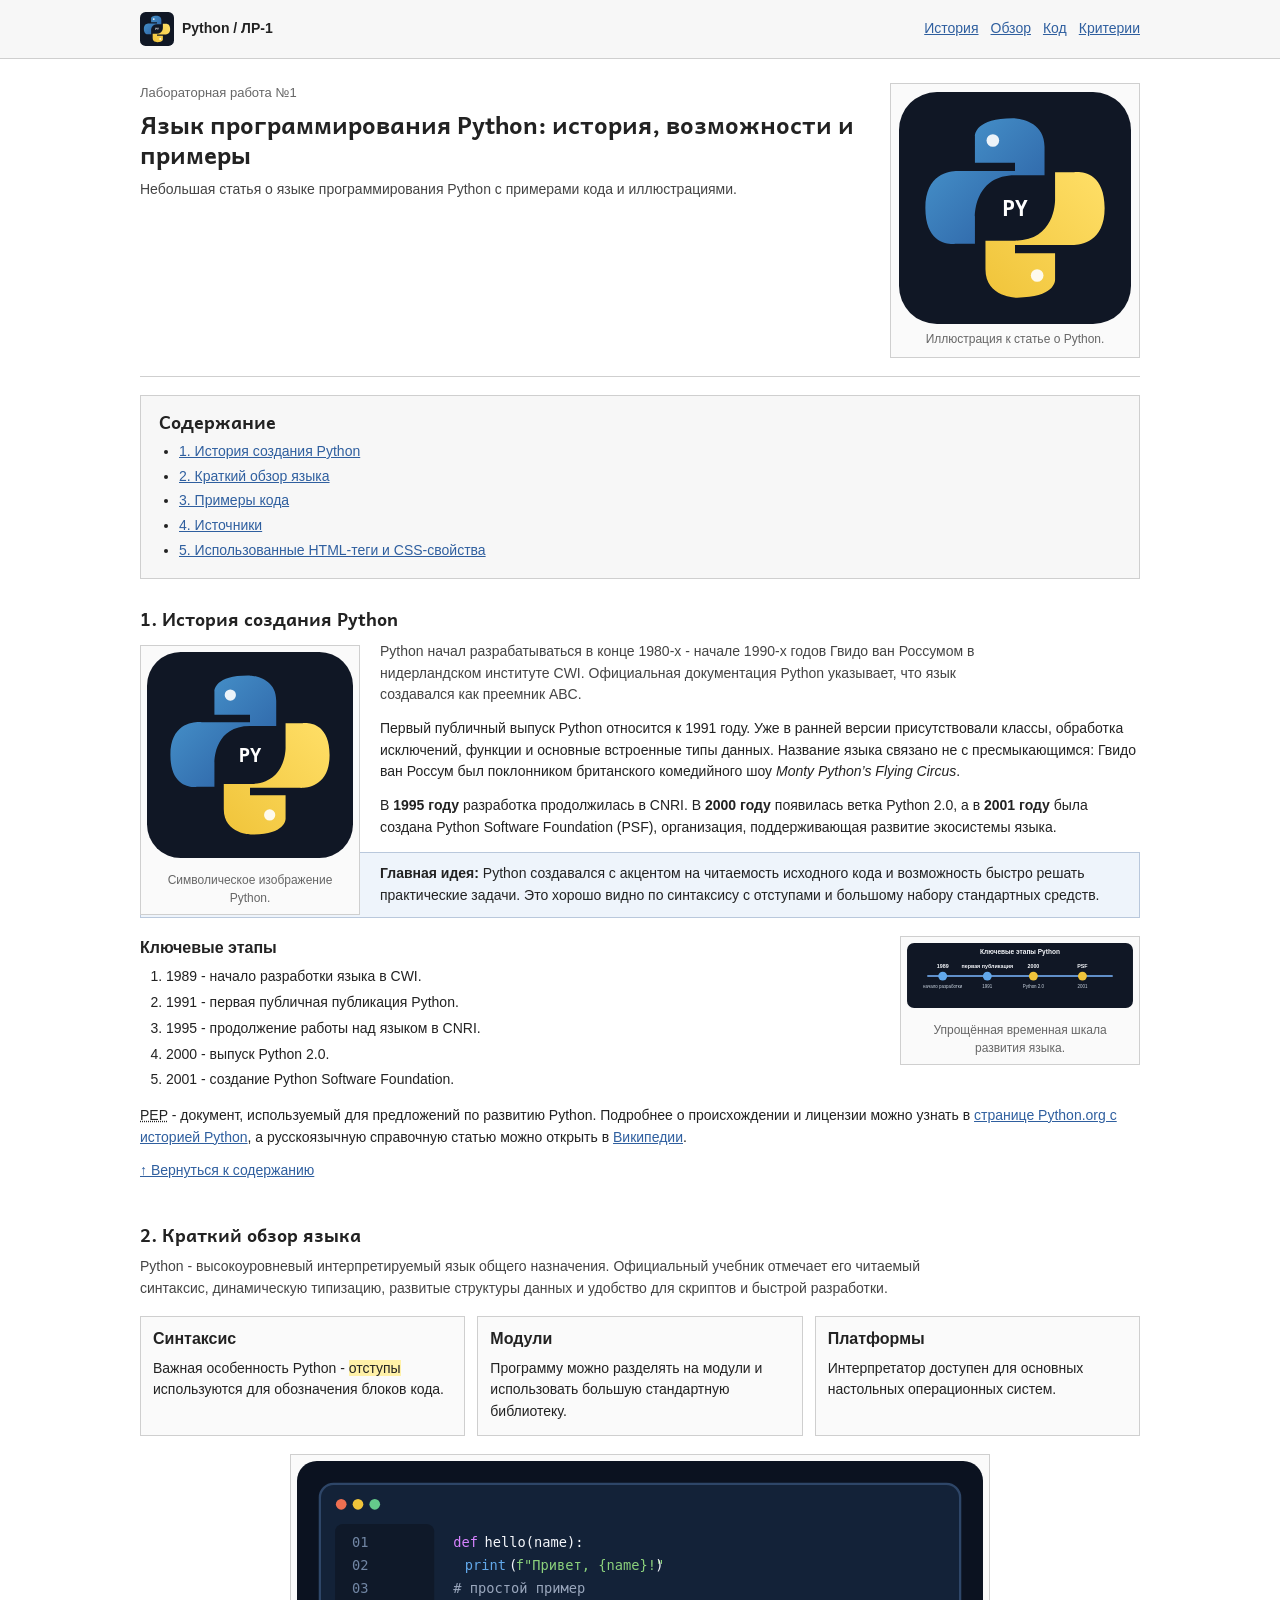
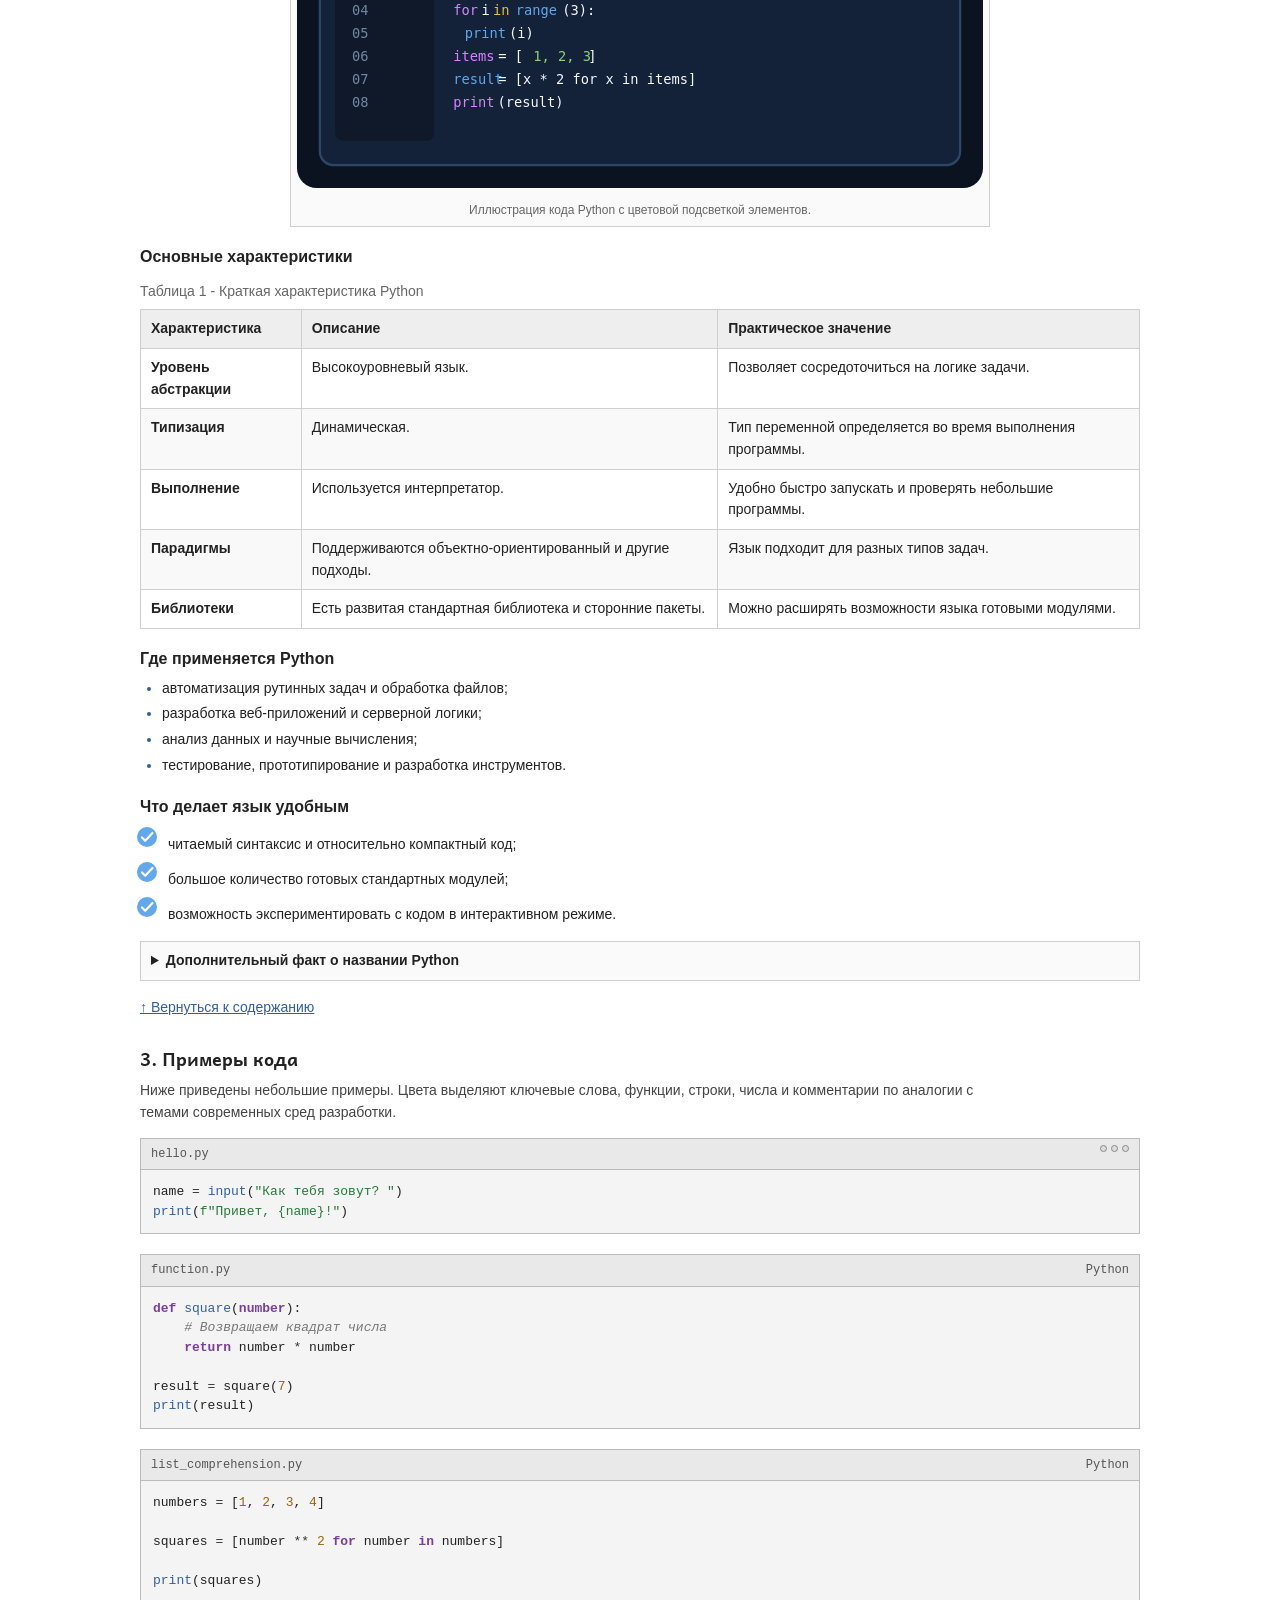
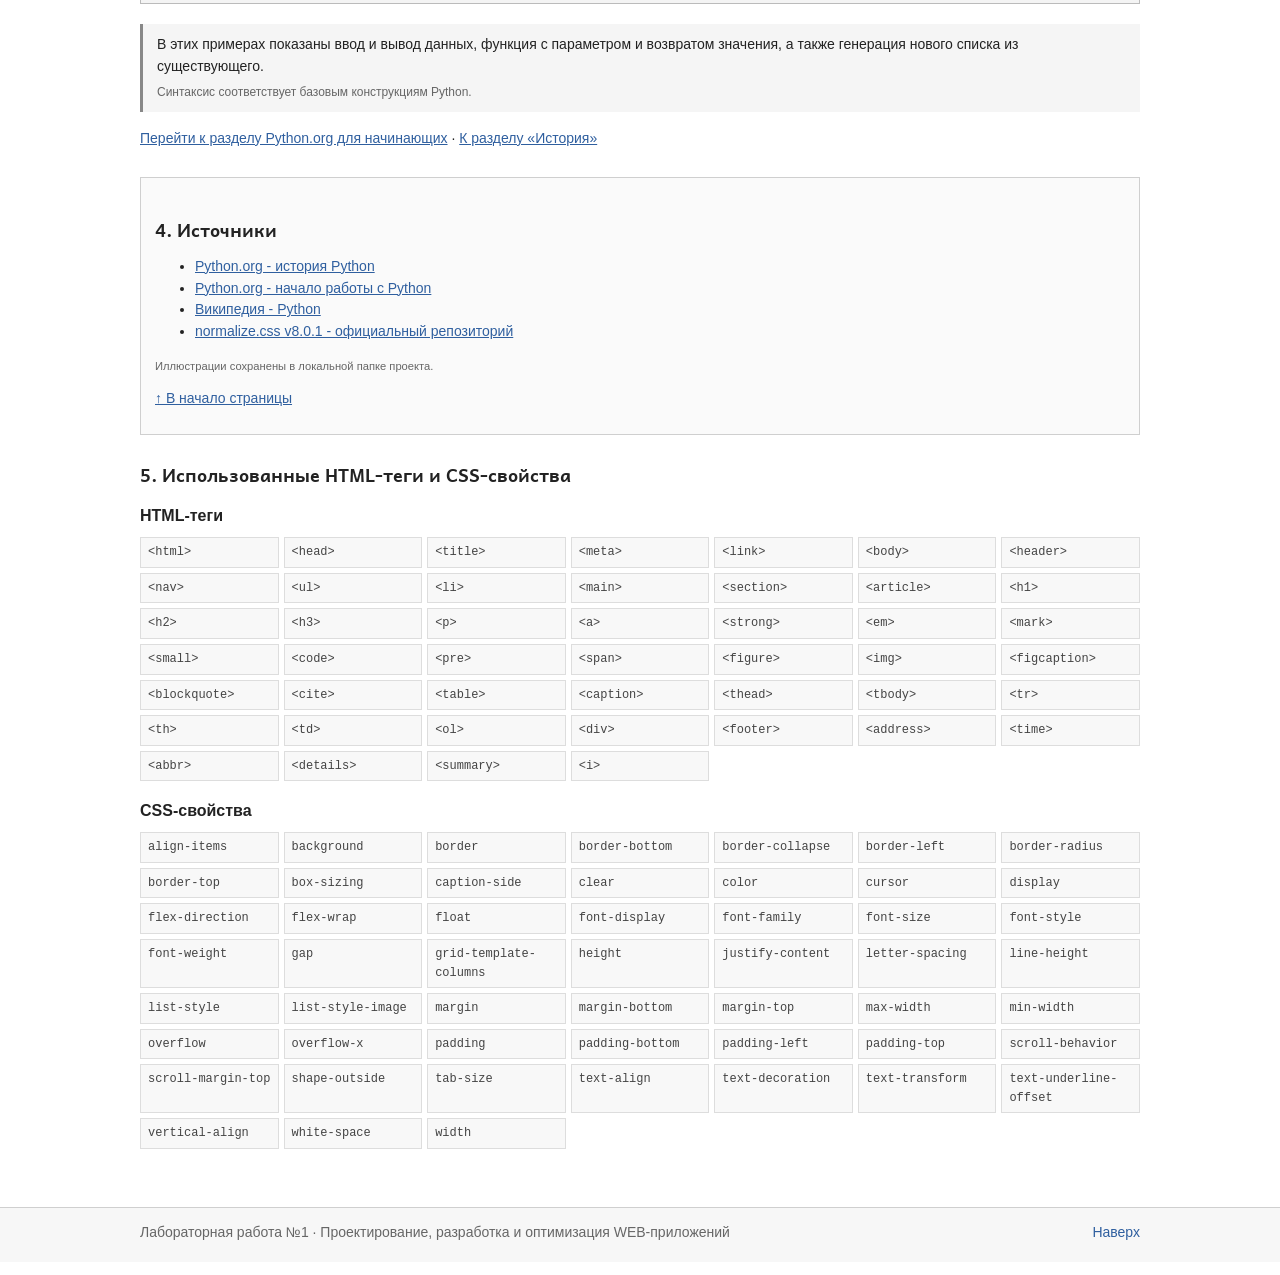
<file: lab1/index.html>
<!doctype html>
<html lang="ru">
<head>
  <meta charset="utf-8">
  <meta name="viewport" content="width=device-width, initial-scale=1">
  <meta name="description" content="Небольшая статья о языке программирования Python, подготовленная для лабораторной работы №1.">
  <meta name="author" content="Илья">
  <title>Python - история, обзор и примеры кода</title>
  <link rel="stylesheet" href="normalize.css">
  <link rel="stylesheet" href="style.css">
</head>
<body id="top">
  <header class="site-header">
    <div class="header-inner container">
      <a class="brand" href="#top" aria-label="На главную страницу статьи">
        <img src="images/python-mark.svg" alt="Стилизованный знак Python">
        <span>Python / ЛР-1</span>
      </a>
      <nav aria-label="Основная навигация">
        <ul class="nav-list">
          <li><a href="#history">История</a></li>
          <li><a href="#overview">Обзор</a></li>
          <li><a href="#code">Код</a></li>
          <li><a href="#requirements">Критерии</a></li>
        </ul>
      </nav>
    </div>
  </header>

  <main class="container">
    <section class="hero" aria-labelledby="page-title">
      <div class="hero-grid">
        <div>
          <p class="kicker">Лабораторная работа №1</p>
          <h1 id="page-title">Язык программирования Python: история, возможности и примеры</h1>
          <p class="hero-lead">Небольшая статья о языке программирования Python с примерами кода и иллюстрациями.</p>
        </div>
        <figure class="hero-card">
          <img src="images/python-mark.svg" alt="Графическое представление языка Python">
          <figcaption>Иллюстрация к статье о Python.</figcaption>
        </figure>
      </div>
    </section>

    <section class="contents" aria-labelledby="contents-title">
      <h2 id="contents-title">Содержание</h2>
      <nav aria-label="Содержание статьи">
        <ul>
          <li><a href="#history">1. История создания Python</a></li>
          <li><a href="#overview">2. Краткий обзор языка</a></li>
          <li><a href="#code">3. Примеры кода</a></li>
          <li><a href="#sources">4. Источники</a></li>
          <li><a href="#requirements">5. Использованные HTML-теги и CSS-свойства</a></li>
        </ul>
      </nav>
    </section>

    <article>
      <section id="history" class="section" aria-labelledby="history-title">
        <h2 id="history-title">1. История создания Python</h2>
        <figure class="float-left">
          <img src="images/python-mark.svg" alt="Иллюстрация Python" loading="lazy">
          <figcaption class="figure-caption">Символическое изображение Python.</figcaption>
        </figure>
        <p class="lead">Python начал разрабатываться в конце 1980-х - начале 1990-х годов Гвидо ван Россумом в нидерландском институте CWI. Официальная документация Python указывает, что язык создавался как преемник ABC.</p>
        <p>Первый публичный выпуск Python относится к <time datetime="1991-02">1991 году</time>. Уже в ранней версии присутствовали классы, обработка исключений, функции и основные встроенные типы данных. Название языка связано не с пресмыкающимся: Гвидо ван Россум был поклонником британского комедийного шоу <cite>Monty Python’s Flying Circus</cite>.</p>
        <p>В <strong>1995 году</strong> разработка продолжилась в CNRI. В <strong>2000 году</strong> появилась ветка Python 2.0, а в <strong>2001 году</strong> была создана Python Software Foundation (PSF), организация, поддерживающая развитие экосистемы языка.</p>
        <p class="notice"><strong>Главная идея:</strong> Python создавался с акцентом на читаемость исходного кода и возможность быстро решать практические задачи. Это хорошо видно по синтаксису с отступами и большому набору стандартных средств.</p>
        <figure class="float-right">
          <img src="images/python-timeline.svg" alt="Временная шкала основных этапов развития Python" loading="lazy">
          <figcaption class="figure-caption">Упрощённая временная шкала развития языка.</figcaption>
        </figure>
        <h3>Ключевые этапы</h3>
        <ol class="step-list">
          <li><time datetime="1989">1989</time> - начало разработки языка в CWI.</li>
          <li><time datetime="1991">1991</time> - первая публичная публикация Python.</li>
          <li><time datetime="1995">1995</time> - продолжение работы над языком в CNRI.</li>
          <li><time datetime="2000">2000</time> - выпуск Python 2.0.</li>
          <li><time datetime="2001">2001</time> - создание Python Software Foundation.</li>
        </ol>
        <p><abbr title="Python Enhancement Proposal">PEP</abbr> - документ, используемый для предложений по развитию Python. Подробнее о происхождении и лицензии можно узнать в <a href="https://www.python.org/download/releases/2.0/license/" target="_blank" rel="noopener">странице Python.org с историей Python</a>, а русскоязычную справочную статью можно открыть в <a href="https://ru.wikipedia.org/wiki/Python" target="_blank" rel="noopener">Википедии</a>.</p>
        <p><a href="#contents-title">↑ Вернуться к содержанию</a></p>
        <div class="timeline"></div>
      </section>

      <section id="overview" class="section" aria-labelledby="overview-title">
        <h2 id="overview-title">2. Краткий обзор языка</h2>
        <p class="lead">Python - высокоуровневый интерпретируемый язык общего назначения. Официальный учебник отмечает его читаемый синтаксис, динамическую типизацию, развитые структуры данных и удобство для скриптов и быстрой разработки.</p>
        <div class="callout-grid">
          <article class="callout">
            <h3>Синтаксис</h3>
            <p>Важная особенность Python - <mark>отступы</mark> используются для обозначения блоков кода.</p>
          </article>
          <article class="callout">
            <h3>Модули</h3>
            <p>Программу можно разделять на модули и использовать большую стандартную библиотеку.</p>
          </article>
          <article class="callout">
            <h3>Платформы</h3>
            <p>Интерпретатор доступен для основных настольных операционных систем.</p>
          </article>
        </div>

        <figure class="float-center">
          <img src="images/python-editor.svg" alt="Стилизованный редактор с подсветкой синтаксиса Python" loading="lazy">
          <figcaption class="figure-caption">Иллюстрация кода Python с цветовой подсветкой элементов.</figcaption>
        </figure>

        <h3>Основные характеристики</h3>
        <div class="data-wrap">
          <table>
            <caption>Таблица 1 - Краткая характеристика Python</caption>
            <thead>
              <tr>
                <th scope="col">Характеристика</th>
                <th scope="col">Описание</th>
                <th scope="col">Практическое значение</th>
              </tr>
            </thead>
            <tbody>
              <tr>
                <th scope="row">Уровень абстракции</th>
                <td>Высокоуровневый язык.</td>
                <td>Позволяет сосредоточиться на логике задачи.</td>
              </tr>
              <tr>
                <th scope="row">Типизация</th>
                <td>Динамическая.</td>
                <td>Тип переменной определяется во время выполнения программы.</td>
              </tr>
              <tr>
                <th scope="row">Выполнение</th>
                <td>Используется интерпретатор.</td>
                <td>Удобно быстро запускать и проверять небольшие программы.</td>
              </tr>
              <tr>
                <th scope="row">Парадигмы</th>
                <td>Поддерживаются объектно-ориентированный и другие подходы.</td>
                <td>Язык подходит для разных типов задач.</td>
              </tr>
              <tr>
                <th scope="row">Библиотеки</th>
                <td>Есть развитая стандартная библиотека и сторонние пакеты.</td>
                <td>Можно расширять возможности языка готовыми модулями.</td>
              </tr>
            </tbody>
          </table>
        </div>

        <h3>Где применяется Python</h3>
        <ul class="feature-list">
          <li>автоматизация рутинных задач и обработка файлов;</li>
          <li>разработка веб-приложений и серверной логики;</li>
          <li>анализ данных и научные вычисления;</li>
          <li>тестирование, прототипирование и разработка инструментов.</li>
        </ul>

        <h3>Что делает язык удобным</h3>
        <ul class="image-marker-list">
          <li>читаемый синтаксис и относительно компактный код;</li>
          <li>большое количество готовых стандартных модулей;</li>
          <li>возможность экспериментировать с кодом в интерактивном режиме.</li>
        </ul>

        <details class="details-box">
          <summary>Дополнительный факт о названии Python</summary>
          <p>Название языка связано с названием комедийного шоу <em>Monty Python’s Flying Circus</em>, которое нравилось его создателю.</p>
        </details>
        <p><a href="#contents-title">↑ Вернуться к содержанию</a></p>
      </section>

      <section id="code" class="section" aria-labelledby="code-title">
        <h2 id="code-title">3. Примеры кода</h2>
        <p class="lead">Ниже приведены небольшие примеры. Цвета выделяют ключевые слова, функции, строки, числа и комментарии по аналогии с темами современных сред разработки.</p>

        <div class="code-panel" aria-label="Пример 1">
          <div class="code-head"><span>hello.py</span><span class="dots"><i class="dot"></i><i class="dot"></i><i class="dot"></i></span></div>
          <pre><code><span class="name">name</span> <span class="op">=</span> <span class="builtin">input</span>(<span class="str">"Как тебя зовут? "</span>)
<span class="builtin">print</span>(<span class="str">f"Привет, {name}!"</span>)</code></pre>
        </div>

        <div class="code-panel" aria-label="Пример 2">
          <div class="code-head"><span>function.py</span><span>Python</span></div>
          <pre><code><span class="kw">def</span> <span class="fn">square</span>(<span class="kw">number</span>):
    <span class="cm"># Возвращаем квадрат числа</span>
    <span class="kw">return</span> number <span class="op">*</span> number

result <span class="op">=</span> square(<span class="num">7</span>)
<span class="builtin">print</span>(result)</code></pre>
        </div>

        <div class="code-panel" aria-label="Пример 3">
          <div class="code-head"><span>list_comprehension.py</span><span>Python</span></div>
          <pre><code>numbers <span class="op">=</span> [<span class="num">1</span>, <span class="num">2</span>, <span class="num">3</span>, <span class="num">4</span>]

squares <span class="op">=</span> [number <span class="op">**</span> <span class="num">2</span> <span class="kw">for</span> number <span class="kw">in</span> numbers]

<span class="builtin">print</span>(squares)</code></pre>
        </div>

        <blockquote>
          В этих примерах показаны ввод и вывод данных, функция с параметром и возвратом значения, а также генерация нового списка из существующего.
          <cite>Синтаксис соответствует базовым конструкциям Python.</cite>
        </blockquote>
        <p><a href="https://www.python.org/about/gettingstarted/" target="_blank" rel="noopener">Перейти к разделу Python.org для начинающих</a> · <a href="#history">К разделу «История»</a></p>
      </section>

      <section id="sources" class="section sources" aria-labelledby="sources-title">
        <h2 id="sources-title">4. Источники</h2>
        <ul>
          <li><a href="https://www.python.org/download/releases/2.0/license/" target="_blank" rel="noopener">Python.org - история Python</a></li>
          <li><a href="https://www.python.org/about/gettingstarted/" target="_blank" rel="noopener">Python.org - начало работы с Python</a></li>
          <li><a href="https://ru.wikipedia.org/wiki/Python" target="_blank" rel="noopener">Википедия - Python</a></li>
          <li><a href="https://github.com/necolas/normalize.css" target="_blank" rel="noopener">normalize.css v8.0.1 - официальный репозиторий</a></li>
        </ul>
        <p><small>Иллюстрации сохранены в локальной папке проекта.</small></p>
        <p><a href="#top">↑ В начало страницы</a></p>
      </section>

      <section id="requirements" class="section" aria-labelledby="requirements-title">
        <h2 id="requirements-title">5. Использованные HTML-теги и CSS-свойства</h2>
        <h3>HTML-теги</h3>
        <ul class="tag-list">
          <li>&lt;html&gt;</li><li>&lt;head&gt;</li><li>&lt;title&gt;</li><li>&lt;meta&gt;</li><li>&lt;link&gt;</li><li>&lt;body&gt;</li><li>&lt;header&gt;</li><li>&lt;nav&gt;</li><li>&lt;ul&gt;</li><li>&lt;li&gt;</li><li>&lt;main&gt;</li><li>&lt;section&gt;</li><li>&lt;article&gt;</li><li>&lt;h1&gt;</li><li>&lt;h2&gt;</li><li>&lt;h3&gt;</li><li>&lt;p&gt;</li><li>&lt;a&gt;</li><li>&lt;strong&gt;</li><li>&lt;em&gt;</li><li>&lt;mark&gt;</li><li>&lt;small&gt;</li><li>&lt;code&gt;</li><li>&lt;pre&gt;</li><li>&lt;span&gt;</li><li>&lt;figure&gt;</li><li>&lt;img&gt;</li><li>&lt;figcaption&gt;</li><li>&lt;blockquote&gt;</li><li>&lt;cite&gt;</li><li>&lt;table&gt;</li><li>&lt;caption&gt;</li><li>&lt;thead&gt;</li><li>&lt;tbody&gt;</li><li>&lt;tr&gt;</li><li>&lt;th&gt;</li><li>&lt;td&gt;</li><li>&lt;ol&gt;</li><li>&lt;div&gt;</li><li>&lt;footer&gt;</li><li>&lt;address&gt;</li><li>&lt;time&gt;</li><li>&lt;abbr&gt;</li><li>&lt;details&gt;</li><li>&lt;summary&gt;</li><li>&lt;i&gt;</li>
        </ul>
        <h3>CSS-свойства</h3>
        <ul class="property-list">
          <li>align-items</li><li>background</li><li>border</li><li>border-bottom</li><li>border-collapse</li><li>border-left</li><li>border-radius</li><li>border-top</li><li>box-sizing</li><li>caption-side</li><li>clear</li><li>color</li><li>cursor</li><li>display</li><li>flex-direction</li><li>flex-wrap</li><li>float</li><li>font-display</li><li>font-family</li><li>font-size</li><li>font-style</li><li>font-weight</li><li>gap</li><li>grid-template-columns</li><li>height</li><li>justify-content</li><li>letter-spacing</li><li>line-height</li><li>list-style</li><li>list-style-image</li><li>margin</li><li>margin-bottom</li><li>margin-top</li><li>max-width</li><li>min-width</li><li>overflow</li><li>overflow-x</li><li>padding</li><li>padding-bottom</li><li>padding-left</li><li>padding-top</li><li>scroll-behavior</li><li>scroll-margin-top</li><li>shape-outside</li><li>tab-size</li><li>text-align</li><li>text-decoration</li><li>text-transform</li><li>text-underline-offset</li><li>vertical-align</li><li>white-space</li><li>width</li>
        </ul>
      </section>
    </article>
  </main>

  <footer>
    <div class="footer-inner container">
      <address>Лабораторная работа №1 · Проектирование, разработка и оптимизация WEB-приложений</address>
      <a class="to-top" href="#top">Наверх</a>
    </div>
  </footer>
</body>
</html>
</file>
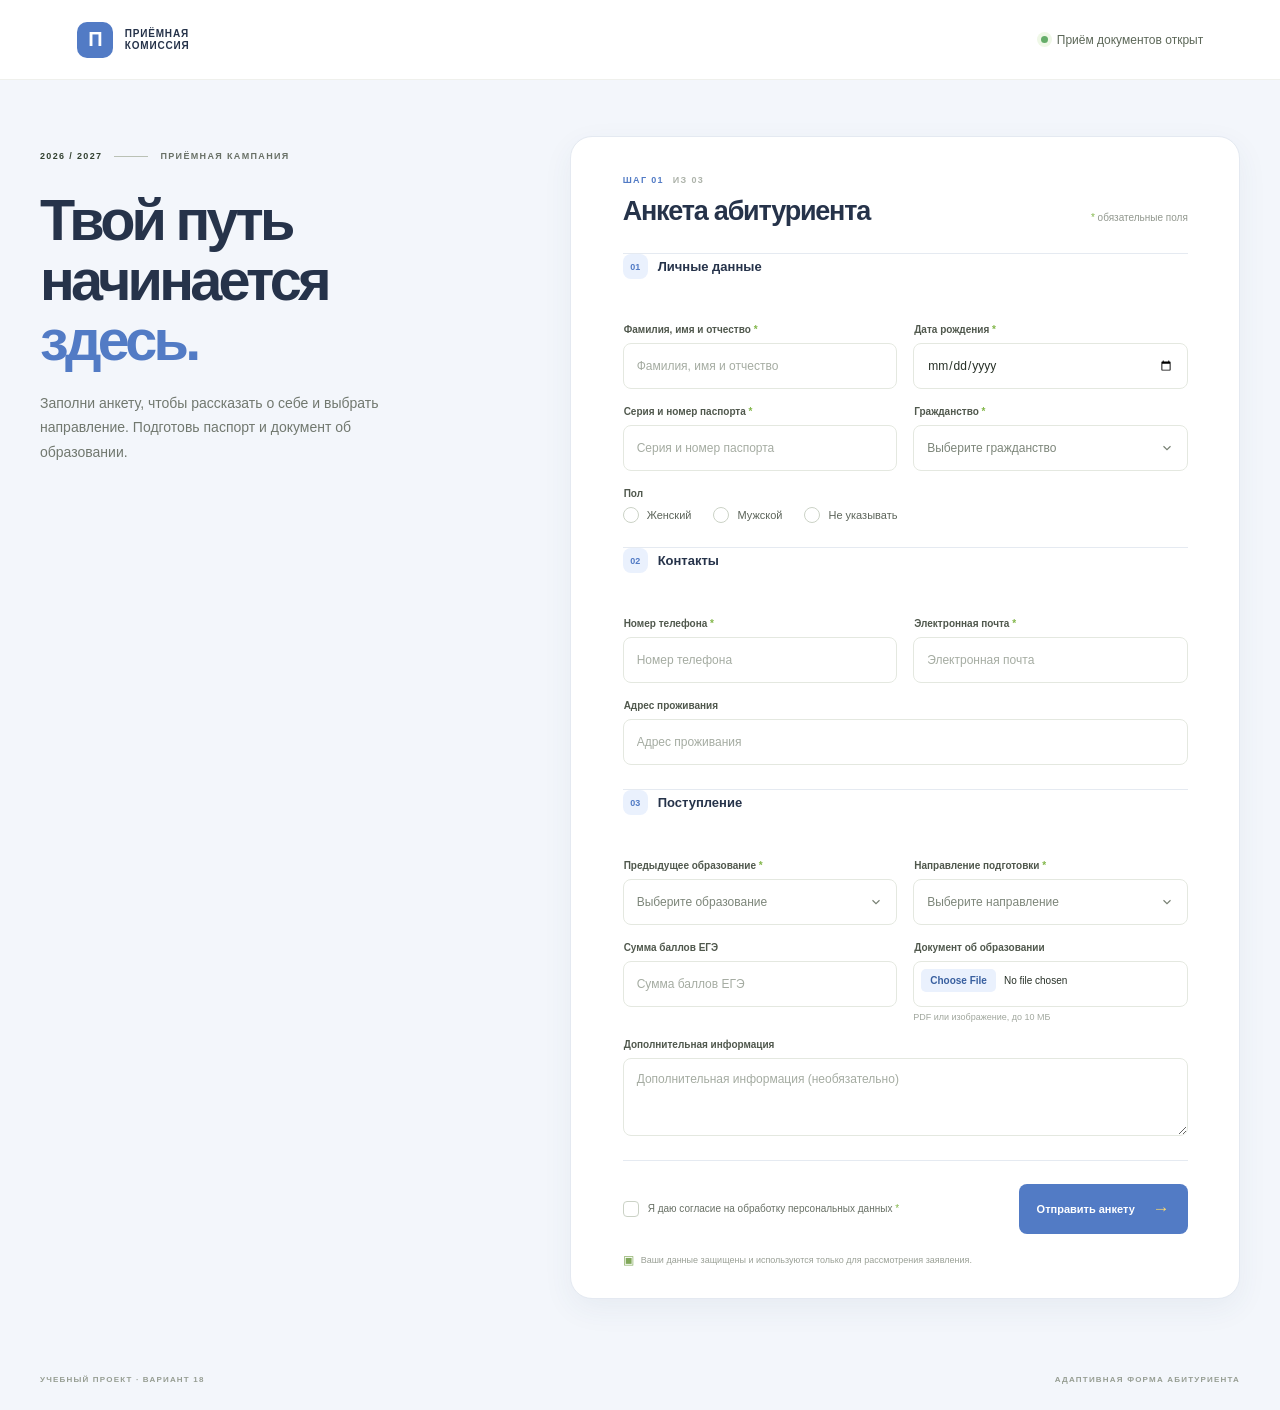
<file: lab3/index.html>
<!doctype html>
<html lang="ru">
<head>
  <meta charset="utf-8">
  <meta name="viewport" content="width=device-width, initial-scale=1">
  <meta name="description" content="Адаптивная форма регистрации абитуриента">
  <title>Регистрация абитуриента — Приёмная комиссия</title>
  <link rel="stylesheet" href="styles.css">
  <script src="script.js" defer></script>
</head>
<body>
  <header class="topbar">
    <a class="brand" href="#top" aria-label="Приёмная комиссия, главная">
      <span class="brand-mark">П</span><span>ПРИЁМНАЯ<br>КОМИССИЯ</span>
    </a>
    <div class="top-note"><span class="status-dot"></span> Приём документов открыт</div>
  </header>

  <main id="top" class="page-shell">
    <aside class="intro-panel">
      <div class="eyebrow"><span>2026 / 2027</span><span class="eyebrow-line"></span><span>ПРИЁМНАЯ КАМПАНИЯ</span></div>
      <h1>Твой путь<br>начинается <em>здесь.</em></h1>
      <p class="intro-copy">Заполни анкету, чтобы рассказать о себе и выбрать направление. Подготовь паспорт и документ об образовании.</p>
    </aside>

    <section class="form-panel" aria-labelledby="form-title">
      <div class="form-heading">
        <div><p class="form-kicker">ШАГ 01 <span>ИЗ 03</span></p><h2 id="form-title">Анкета абитуриента</h2></div>
        <span class="required-note"><i>*</i> обязательные поля</span>
      </div>
      <form id="admission-form">
        <fieldset>
          <legend><span class="legend-num">01</span> Личные данные</legend>
          <div class="fields two-col">
            <div class="field"><label for="full-name">Фамилия, имя и отчество <i>*</i></label><input id="full-name" name="fullName" type="text" placeholder="Фамилия, имя и отчество" autocomplete="name" required></div>
            <div class="field"><label for="birth-date">Дата рождения <i>*</i></label><input id="birth-date" name="birthDate" type="date" aria-label="Дата рождения" required></div>
            <div class="field"><label for="passport">Серия и номер паспорта <i>*</i></label><input id="passport" name="passport" type="text" placeholder="Серия и номер паспорта" inputmode="numeric" pattern="[0-9 ]{10,12}" title="Введите серию и номер паспорта (10 цифр)" required></div>
            <div class="field"><label for="citizenship">Гражданство <i>*</i></label><select id="citizenship" name="citizenship" required><option value="" disabled selected>Выберите гражданство</option><option>Российская Федерация</option><option>Другое</option></select></div>
          </div>
          <div class="field radio-field"><span class="field-caption">Пол</span><div class="choice-row"><label class="choice"><input type="radio" name="gender" value="Женский" required><span class="custom-radio"></span>Женский</label><label class="choice"><input type="radio" name="gender" value="Мужской"><span class="custom-radio"></span>Мужской</label><label class="choice"><input type="radio" name="gender" value="Не указывать"><span class="custom-radio"></span>Не указывать</label></div></div>
        </fieldset>

        <fieldset>
          <legend><span class="legend-num">02</span> Контакты</legend>
          <div class="fields two-col">
            <div class="field"><label for="phone">Номер телефона <i>*</i></label><input id="phone" name="phone" type="tel" placeholder="Номер телефона" autocomplete="tel" pattern="[+0-9() -]{10,20}" title="Введите номер телефона" required></div>
            <div class="field"><label for="email">Электронная почта <i>*</i></label><input id="email" name="email" type="email" placeholder="Электронная почта" autocomplete="email" required></div>
            <div class="field span-two"><label for="address">Адрес проживания</label><input id="address" name="address" type="text" placeholder="Адрес проживания" autocomplete="street-address"></div>
          </div>
        </fieldset>

        <fieldset>
          <legend><span class="legend-num">03</span> Поступление</legend>
          <div class="fields two-col">
            <div class="field"><label for="education">Предыдущее образование <i>*</i></label><select id="education" name="education" required><option value="" disabled selected>Выберите образование</option><option>Среднее общее (11 классов)</option><option>Среднее профессиональное</option><option>Высшее</option></select></div>
            <div class="field"><label for="program">Направление подготовки <i>*</i></label><select id="program" name="program" required><option value="" disabled selected>Выберите направление</option><option>Информационные системы и технологии</option><option>Программная инженерия</option><option>Прикладная информатика</option><option>Дизайн цифровых продуктов</option><option>Экономика</option></select></div>
            <div class="field"><label for="score">Сумма баллов ЕГЭ</label><input id="score" name="score" type="number" placeholder="Сумма баллов ЕГЭ" min="0" max="300" inputmode="numeric"></div>
            <div class="field"><label for="document">Документ об образовании</label><input class="file-input" id="document" name="document" type="file" accept=".pdf,.jpg,.jpeg,.png"><span class="file-hint">PDF или изображение, до 10 МБ</span></div>
            <div class="field span-two"><label for="note">Дополнительная информация</label><textarea id="note" name="note" rows="3" placeholder="Дополнительная информация (необязательно)"></textarea></div>
          </div>
        </fieldset>

        <div class="form-footer">
          <label class="agreement"><input type="checkbox" name="agreement" required><span class="custom-check"></span><span>Я даю согласие на обработку персональных данных <i>*</i></span></label>
          <button type="submit">Отправить анкету <span>→</span></button>
        </div>
        <p id="form-message" class="form-message" role="status" aria-live="polite"></p>
        <p class="privacy-note"><span>▣</span> Ваши данные защищены и используются только для рассмотрения заявления.</p>
      </form>
    </section>
  </main>
  <footer><span>УЧЕБНЫЙ ПРОЕКТ · ВАРИАНТ 18</span><span>АДАПТИВНАЯ ФОРМА АБИТУРИЕНТА</span></footer>
</body>
</html>
</file>
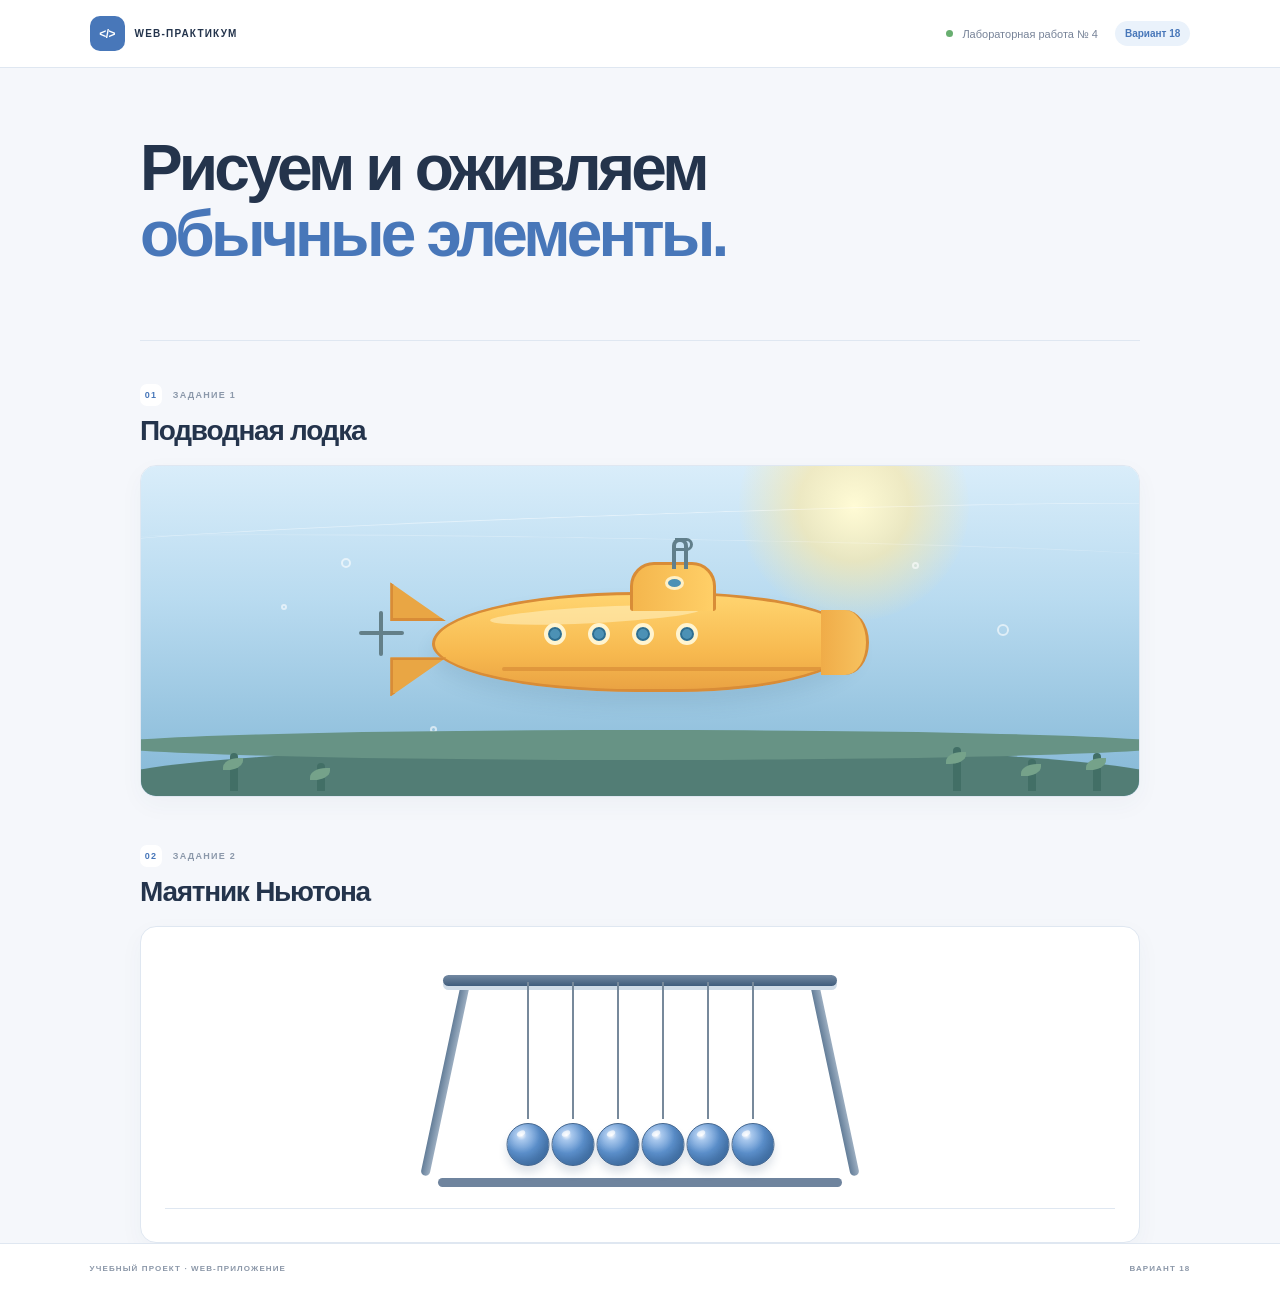
<file: lab4/index.html>
<!doctype html>
<html lang="ru">
<head>
  <meta charset="utf-8">
  <meta name="viewport" content="width=device-width, initial-scale=1">
  <meta name="description" content="CSS-рисунок подводной лодки и анимация маятника Ньютона">
  <title>Лабораторная работа 4 — Вариант 18</title>
  <style>
:root{--ink:#24344c;--muted:#718098;--blue:#4877b9;--blue-dark:#315b94;--pale:#eaf2fb;--line:#dfe7f1;--yellow:#f6bf58;--paper:#f5f7fb}*{box-sizing:border-box}html{scroll-behavior:smooth}body{margin:0;background:var(--paper);color:var(--ink);font-family:Arial,Helvetica,sans-serif}.topbar{height:68px;padding:0 clamp(20px,7vw,100px);display:flex;align-items:center;justify-content:space-between;background:#fff;border-bottom:1px solid var(--line)}.brand{display:flex;align-items:center;gap:10px;color:var(--ink);text-decoration:none;font-size:10px;font-weight:700;letter-spacing:.12em}.brand-icon{display:grid;place-items:center;width:35px;height:35px;border-radius:10px;background:var(--blue);color:#fff;font-size:12px;letter-spacing:-.05em}.top-meta{display:flex;align-items:center;gap:9px;color:#778398;font-size:11px}.top-meta b{margin-left:8px;padding:7px 10px;border-radius:20px;background:var(--pale);color:var(--blue);font-size:10px}.live-dot{width:7px;height:7px;border-radius:50%;background:#68ae70}.page{width:min(100% - 40px,1000px);margin:0 auto}.hero{position:relative;padding:68px 0 57px;border-bottom:1px solid var(--line)}.eyebrow,.section-label,footer{font-size:9px;font-weight:700;letter-spacing:.14em}.eyebrow{margin:0 0 18px;color:var(--blue)}h1,h2,p{margin-top:0}.hero h1{margin-bottom:15px;font-size:clamp(38px,6vw,64px);line-height:1.03;letter-spacing:-.06em}.hero h1 span{color:var(--blue)}.hero-copy{max-width:550px;margin-bottom:23px;color:var(--muted);font-size:14px;line-height:1.7}.down-link{display:inline-flex;align-items:center;gap:12px;color:var(--blue-dark);font-size:11px;font-weight:700;text-decoration:none}.down-link span{display:grid;place-items:center;width:25px;height:25px;border-radius:50%;background:#fff;border:1px solid var(--line);transition:transform .2s}.down-link:hover span{transform:translateY(3px)}.hero-sticker{position:absolute;right:8%;top:76px;width:130px;height:130px;display:flex;flex-direction:column;align-items:center;justify-content:center;gap:4px;border:1px dashed #a8bdd9;border-radius:50%;color:var(--blue);font-weight:700;transform:rotate(9deg)}.hero-sticker span{font-size:10px;letter-spacing:.12em}.hero-sticker strong{font-size:17px;color:var(--yellow)}.project-section{padding:43px 0 0}.section-heading{display:flex;align-items:flex-end;justify-content:space-between;margin-bottom:18px}.section-label{margin:0 0 9px;color:#8b98aa;font-size:9px}.section-label span{display:inline-grid;place-items:center;width:22px;height:22px;margin-right:7px;border-radius:7px;background:#fff;color:var(--blue)}h2{margin:0;font-size:28px;letter-spacing:-.045em}.section-description{margin:0 0 3px;color:var(--muted);font-size:11px}.drawing-card,.animation-card{overflow:hidden;border:1px solid var(--line);border-radius:16px;background:#fff;box-shadow:0 8px 24px #3147660a}.ocean-scene{position:relative;height:330px;overflow:hidden;background:linear-gradient(180deg,#d9edfa 0%,#b9dbf0 40%,#83b7d6 100%)}.sun-glow{position:absolute;right:17%;top:-75px;width:230px;height:230px;border-radius:50%;background:radial-gradient(circle,#fffbd5 0%,#fae8a7a8 34%,#fae8a700 72%)}.water-line{position:absolute;left:-3%;width:106%;height:20px;border-top:1px solid #ffffff70;border-radius:50%}.line-one{top:48px;transform:rotate(-2deg)}.line-two{top:72px;transform:rotate(1deg);opacity:.55}.submarine{position:absolute;z-index:2;left:50%;top:52%;width:min(520px,76vw);height:150px;transform:translate(-50%,-50%)}.sub-hull{position:absolute;left:10%;top:30px;width:82%;height:100px;overflow:hidden;border:3px solid #d88c37;border-radius:48% 43% 42% 48% / 52% 48% 52% 48%;background:linear-gradient(180deg,#ffd46f 0%,#f7b94f 62%,#eaa343 100%);box-shadow:0 12px 18px #34658322}.hull-shine{position:absolute;left:13%;top:12px;width:50%;height:16px;border-radius:50%;background:#fff7d27a;transform:rotate(-3deg)}.portholes{position:absolute;left:26%;top:28px;display:flex;gap:22px}.portholes i{width:22px;height:22px;border:4px solid #fff4cf;border-radius:50%;background:#4c91b5;box-shadow:inset 0 0 0 2px #2e6e91}.hull-stripe{position:absolute;left:16%;right:8%;bottom:18px;height:4px;border-radius:4px;background:#d88c37aa}.nose-cap{position:absolute;z-index:3;right:6%;top:48px;width:48px;height:65px;border-radius:0 90% 90% 0;background:linear-gradient(90deg,#f0ac48,#f7c25f);border-right:3px solid #d88c37}.conning-tower{position:absolute;z-index:4;left:48%;top:0;width:86px;height:49px;border:3px solid #d88c37;border-bottom:0;border-radius:24px 24px 3px 3px;background:linear-gradient(90deg,#f4b64d,#ffcf67)}.periscope{position:absolute;left:39px;top:-27px;width:16px;height:31px;border:4px solid #617f8b;border-bottom:0;border-radius:8px 8px 0 0}.periscope:after{position:absolute;right:-9px;top:-4px;width:15px;height:7px;border:3px solid #617f8b;border-left:0;border-radius:0 8px 8px 0;content:""}.tower-window{position:absolute;left:32px;top:11px;width:19px;height:14px;border:3px solid #fff0c5;border-radius:50%;background:#4c91b5}.tail-fin{position:absolute;z-index:1;left:2%;width:56px;height:39px;background:#e9a644;border:3px solid #d88c37}.fin-top{top:20px;clip-path:polygon(100% 100%,0 0,0 100%)}.fin-bottom{bottom:16px;clip-path:polygon(100% 0,0 100%,0 0)}.propeller{position:absolute;z-index:5;left:-2%;top:60px;width:22px;height:22px}.propeller:before{position:absolute;left:9px;top:-11px;width:4px;height:45px;border-radius:5px;background:#637f88;content:""}.propeller:after{position:absolute;left:-11px;top:9px;width:45px;height:4px;border-radius:5px;background:#637f88;content:""}.bubble{position:absolute;width:10px;height:10px;border:2px solid #fff9;border-radius:50%}.bubble-one{left:20%;top:28%}.bubble-two{left:14%;top:42%;width:6px;height:6px}.bubble-three{right:22%;top:29%;width:7px;height:7px}.bubble-four{right:13%;top:48%;width:12px;height:12px}.bubble-five{left:29%;bottom:19%;width:7px;height:7px}.sea-floor{position:absolute;bottom:-25px;left:-4%;width:108%;height:75px;border-radius:50% 50% 0 0;background:#527d75}.sea-floor:before{position:absolute;left:0;right:0;top:-16px;height:30px;border-radius:50%;background:#679385;content:""}.sea-floor span{position:absolute;bottom:30px;width:8px;height:45px;border-radius:8px 8px 0 0;background:#426f66}.sea-floor span:before{position:absolute;left:-7px;top:5px;width:20px;height:12px;border-radius:80% 0 80% 0;background:#75a28a;content:""}.sea-floor span:nth-child(1){left:12%;height:38px}.sea-floor span:nth-child(2){left:20%;height:28px}.sea-floor span:nth-child(3){left:79%;height:44px}.sea-floor span:nth-child(4){left:86%;height:32px}.sea-floor span:nth-child(5){left:92%;height:38px}.scene-caption{position:absolute;z-index:4;right:18px;bottom:13px;margin:0;color:#e7f1e9;font-size:8px;font-weight:700;letter-spacing:.1em}.scene-caption span{padding:0 5px;color:#f7d16d}.drawing-note{display:flex;align-items:center;gap:13px;padding:17px 20px}.note-icon{display:grid;place-items:center;flex:none;width:33px;height:33px;border-radius:10px;background:#fff5d9;color:#c39131;font-size:17px}.drawing-note p{flex:1;margin:0;color:var(--muted);font-size:11px;line-height:1.55}.drawing-note strong{color:var(--ink);font-size:12px}.css-tag{padding:7px 10px;border-radius:20px;background:#eef5ec;color:#638262;font-size:9px;font-weight:700}.animation-section{padding-top:48px}.animation-card{padding:22px 24px 18px}.cradle-stage{position:relative;width:min(480px,100%);height:248px;margin:0 auto 11px;overflow:hidden}.cradle-frame{position:absolute;inset:0}.frame-top{position:absolute;left:9%;right:9%;top:26px;height:11px;border-radius:8px;background:linear-gradient(#7389a2,#405d7d);box-shadow:0 4px 0 #d0dce8}.frame-leg{position:absolute;top:30px;width:9px;height:201px;border-radius:6px;background:linear-gradient(90deg,#637d98,#9caec1);transform-origin:top center}.left-leg{left:13%;transform:rotate(12deg)}.right-leg{right:13%;transform:rotate(-12deg)}.frame-foot{position:absolute;left:8%;right:8%;bottom:10px;height:9px;border-radius:8px;background:#6f849e}.pendulums{position:absolute;left:50%;top:33px;display:flex;height:184px;transform:translateX(-50%)}.pendulum{position:relative;width:45px;height:184px;flex:none;transform-origin:50% 0;z-index:2}.string{position:absolute;left:50%;top:0;width:2px;height:137px;background:#77899b;transform:translateX(-50%)}.ball{position:absolute;left:50%;bottom:0;width:43px;height:43px;border:1px solid #42658e;border-radius:50%;background:radial-gradient(circle at 34% 27%,#fff 0,#a9c8ed 13%,#5d91cd 45%,#3e6ea7 100%);box-shadow:inset -5px -6px 10px #25466b48,0 7px 9px #3857772a;transform:translateX(-50%)}.ball:after{position:absolute;left:9px;top:7px;width:9px;height:5px;border-radius:50%;background:#ffffffa6;content:"";transform:rotate(-28deg)}.pendulum-first{animation:first-swing 3.2s ease-in-out infinite}.pendulum-last{animation:last-swing 3.2s ease-in-out infinite}.impact-mark{position:absolute;top:89px;left:6%;color:#e7ac41;font-size:20px;opacity:.8;animation:mark-pulse 3.2s ease-in-out infinite}.animation-controls{display:flex;justify-content:space-between;align-items:center;padding-top:15px;border-top:1px solid var(--line);color:var(--muted);font-size:10px}.animation-controls>div:first-child{display:flex;align-items:center;gap:8px}.motion-indicator{width:7px;height:7px;border-radius:50%;background:#68ae70;box-shadow:0 0 0 4px #e9f5ea}.buttons{display:flex;gap:8px}.buttons button{padding:9px 13px;border:0;border-radius:6px;background:var(--blue);color:#fff;font:600 10px Arial,sans-serif;cursor:pointer;transition:background .2s,transform .2s}.buttons button:hover{background:var(--blue-dark);transform:translateY(-1px)}.buttons .secondary-button{border:1px solid var(--line);background:#fff;color:#64738a}.buttons .secondary-button:hover{background:var(--pale)}.animation-caption{max-width:600px;margin:14px 0 0;color:#8995a6;font-size:10px;line-height:1.6}.cradle-stage.paused .pendulum-first,.cradle-stage.paused .pendulum-last,.cradle-stage.paused .impact-mark{animation-play-state:paused}.cradle-stage.restarting .pendulum-first,.cradle-stage.restarting .pendulum-last,.cradle-stage.restarting .impact-mark{animation:none}.code-summary{display:flex;align-items:center;gap:14px;margin:42px 0 50px;padding:18px 20px;border:1px solid #dfe7f1;border-radius:12px;background:#fff}.summary-mark{display:grid;place-items:center;width:38px;height:38px;border-radius:10px;background:#edf3fb;color:var(--blue);font:700 15px monospace}.code-summary p{flex:1;margin:0;color:var(--muted);font-size:11px;line-height:1.6}.code-summary strong{color:var(--ink);font-size:12px}.code-summary code{padding:2px 4px;border-radius:4px;background:#f2f5f9;color:#426b9e;font-size:10px}.summary-check{color:#70a66d;font-size:19px}footer{display:flex;justify-content:space-between;padding:20px clamp(20px,7vw,100px);border-top:1px solid var(--line);background:#fff;color:#8b97a8;font-size:8px}
@keyframes first-swing{0%,100%{transform:rotate(-30deg)}12%{transform:rotate(0)}72%{transform:rotate(0)}84%{transform:rotate(-30deg)}}@keyframes last-swing{0%,12%,72%,100%{transform:rotate(0)}24%{transform:rotate(30deg)}36%{transform:rotate(0)}}@keyframes mark-pulse{0%,12%,72%,100%{opacity:0;transform:translateX(0)}15%{opacity:1;transform:translateX(5px)}26%,38%{opacity:0;transform:translateX(12px)}}
@media(max-width:700px){.topbar{height:60px;padding:0 16px}.top-meta{font-size:9px;gap:6px}.top-meta b{margin-left:2px}.page{width:calc(100% - 30px)}.hero{padding:49px 0 39px}.hero-sticker{right:3%;top:42px;width:76px;height:76px;opacity:.85}.hero-sticker span{font-size:8px}.hero-sticker strong{font-size:12px}.hero h1{max-width:80%;font-size:clamp(34px,9vw,48px)}.hero-copy{font-size:12px;max-width:470px}.project-section{padding-top:32px}.section-heading{align-items:flex-start;flex-direction:column;gap:8px}.section-description{font-size:10px}.section-heading h2{font-size:24px}.ocean-scene{height:270px}.submarine{width:min(440px,96vw);transform:translate(-50%,-50%) scale(.83)}.drawing-note{align-items:flex-start;padding:14px}.drawing-note p{font-size:10px}.css-tag{align-self:center;padding:6px 8px;font-size:8px}.animation-section{padding-top:36px}.animation-card{padding:16px 13px}.cradle-stage{height:222px;transform:scale(.9);transform-origin:top center;margin-bottom:-9px}.pendulums{top:28px}.animation-controls{align-items:flex-start;gap:12px;flex-direction:column}.buttons{width:100%}.buttons button{flex:1}.animation-caption{font-size:9px}.code-summary{margin:32px 0 38px;padding:15px;gap:11px}.code-summary p{font-size:10px}footer{padding:17px 15px;font-size:7px}}
@media(max-width:390px){.hero-sticker{width:62px;height:62px;right:0}.hero h1{font-size:33px}.ocean-scene{height:230px}.submarine{transform:translate(-50%,-50%) scale(.68)}.scene-caption{font-size:7px;right:10px}.drawing-note{gap:8px}.css-tag{display:none}.pendulums{transform:translateX(-50%) scale(.85);transform-origin:top center}.cradle-stage{height:205px}.top-meta{font-size:8px}}
@media(prefers-reduced-motion:reduce){html{scroll-behavior:auto}.pendulum-first,.pendulum-last,.impact-mark{animation-duration:12s}.buttons button,.down-link span{transition:none}}
/* Более чёткая передача движения между шарами */
.pendulum-first{animation:cradle-left 2.8s ease-in-out infinite}.pendulum-last{animation:cradle-right 2.8s ease-in-out infinite}
.pendulum:nth-child(2) .ball{animation:transfer-flash 2.8s linear infinite}.pendulum:nth-child(3) .ball{animation:transfer-flash 2.8s linear infinite .045s}.pendulum:nth-child(4) .ball{animation:transfer-flash 2.8s linear infinite .09s}.pendulum:nth-child(5) .ball{animation:transfer-flash 2.8s linear infinite .135s}
.animation-controls{justify-content:flex-end}.animation-controls>div:first-child{display:none}
.cradle-stage.paused .pendulum-first,.cradle-stage.paused .pendulum-last,.cradle-stage.paused .pendulum .ball{animation-play-state:paused}
.cradle-stage.restarting .pendulum-first,.cradle-stage.restarting .pendulum-last,.cradle-stage.restarting .pendulum .ball{animation:none}
@keyframes cradle-left{0%,100%{transform:rotate(34deg)}12%{transform:rotate(0)}42%{transform:rotate(0)}54%{transform:rotate(34deg)}}
@keyframes cradle-right{0%,12%,42%,54%,100%{transform:rotate(0)}27%{transform:rotate(-34deg)}}
@keyframes transfer-flash{0%,11%,17%,100%{filter:brightness(1)}14%{filter:brightness(1.65)}}
@media(max-width:700px){.animation-controls{align-items:center;flex-direction:row}.buttons{width:auto}.buttons button{flex:0 1 auto}}
</style>
  <script>
const stage = document.querySelector('#cradle-stage');
const toggleButton = document.querySelector('#toggle-motion');
const restartButton = document.querySelector('#restart-motion');

function setPaused(paused) {
  stage.classList.toggle('paused', paused);
  toggleButton.textContent = paused ? 'Продолжить' : 'Пауза';
  toggleButton.setAttribute('aria-pressed', String(paused));
}

toggleButton.addEventListener('click', () => {
  setPaused(!stage.classList.contains('paused'));
});

restartButton.addEventListener('click', () => {
  stage.classList.add('restarting');
  stage.classList.remove('paused');
  toggleButton.textContent = 'Пауза';
  toggleButton.setAttribute('aria-pressed', 'false');
  void stage.offsetWidth;
  stage.classList.remove('restarting');
});
</script>
</head>
<body>
  <header class="topbar">
    <a class="brand" href="#top"><span class="brand-icon">&lt;/&gt;</span><span>WEB-ПРАКТИКУМ</span></a>
    <div class="top-meta"><span class="live-dot"></span> Лабораторная работа № 4 <b>Вариант 18</b></div>
  </header>

  <main id="top" class="page">
    <section class="hero">
      <h1>Рисуем и оживляем<br><span>обычные элементы.</span></h1>
    </section>

    <section id="drawing" class="project-section">
      <div class="section-heading"><div><p class="section-label"><span>01</span> ЗАДАНИЕ 1</p><h2>Подводная лодка</h2></div></div>
      <div class="drawing-card">
        <div class="ocean-scene" role="img" aria-label="Подводная лодка с иллюминаторами плывёт под водой">
          <div class="sun-glow"></div><div class="water-line line-one"></div><div class="water-line line-two"></div>
          <span class="bubble bubble-one"></span><span class="bubble bubble-two"></span><span class="bubble bubble-three"></span><span class="bubble bubble-four"></span><span class="bubble bubble-five"></span>
          <div class="submarine">
            <div class="tail-fin fin-top"></div><div class="tail-fin fin-bottom"></div><div class="propeller"><i></i><i></i><i></i></div>
            <div class="sub-hull"><span class="hull-shine"></span><div class="portholes"><i></i><i></i><i></i><i></i></div><span class="hull-stripe"></span></div>
            <div class="conning-tower"><span class="periscope"></span><span class="tower-window"></span></div>
            <div class="nose-cap"></div>
          </div>
          <div class="sea-floor"><span></span><span></span><span></span><span></span><span></span></div>
        </div>
      </div>
    </section>

    <section id="animation" class="project-section animation-section">
      <div class="section-heading"><div><p class="section-label"><span>02</span> ЗАДАНИЕ 2</p><h2>Маятник Ньютона</h2></div></div>
      <div class="animation-card">
        <div class="cradle-stage" id="cradle-stage" aria-label="Анимация маятника Ньютона из шести шаров">
          <div class="cradle-frame"><span class="frame-leg left-leg"></span><span class="frame-leg right-leg"></span><span class="frame-top"></span><span class="frame-foot"></span></div>
          <div class="pendulums" aria-hidden="true">
            <div class="pendulum pendulum-first"><span class="string"></span><span class="ball"></span></div>
            <div class="pendulum"><span class="string"></span><span class="ball"></span></div>
            <div class="pendulum"><span class="string"></span><span class="ball"></span></div>
            <div class="pendulum"><span class="string"></span><span class="ball"></span></div>
            <div class="pendulum"><span class="string"></span><span class="ball"></span></div>
            <div class="pendulum pendulum-last"><span class="string"></span><span class="ball"></span></div>
          </div>
        </div>
        <div class="animation-controls">
          <div class="buttons"><button id="toggle-motion" type="button">Пауза</button><button id="restart-motion" class="secondary-button" type="button">Заново ↺</button></div>
        </div>
      </div>
    </section>
  </main>
  <footer><span>УЧЕБНЫЙ ПРОЕКТ · WEB-ПРИЛОЖЕНИЕ</span><span>ВАРИАНТ 18</span></footer>
</body>
</html>
</file>
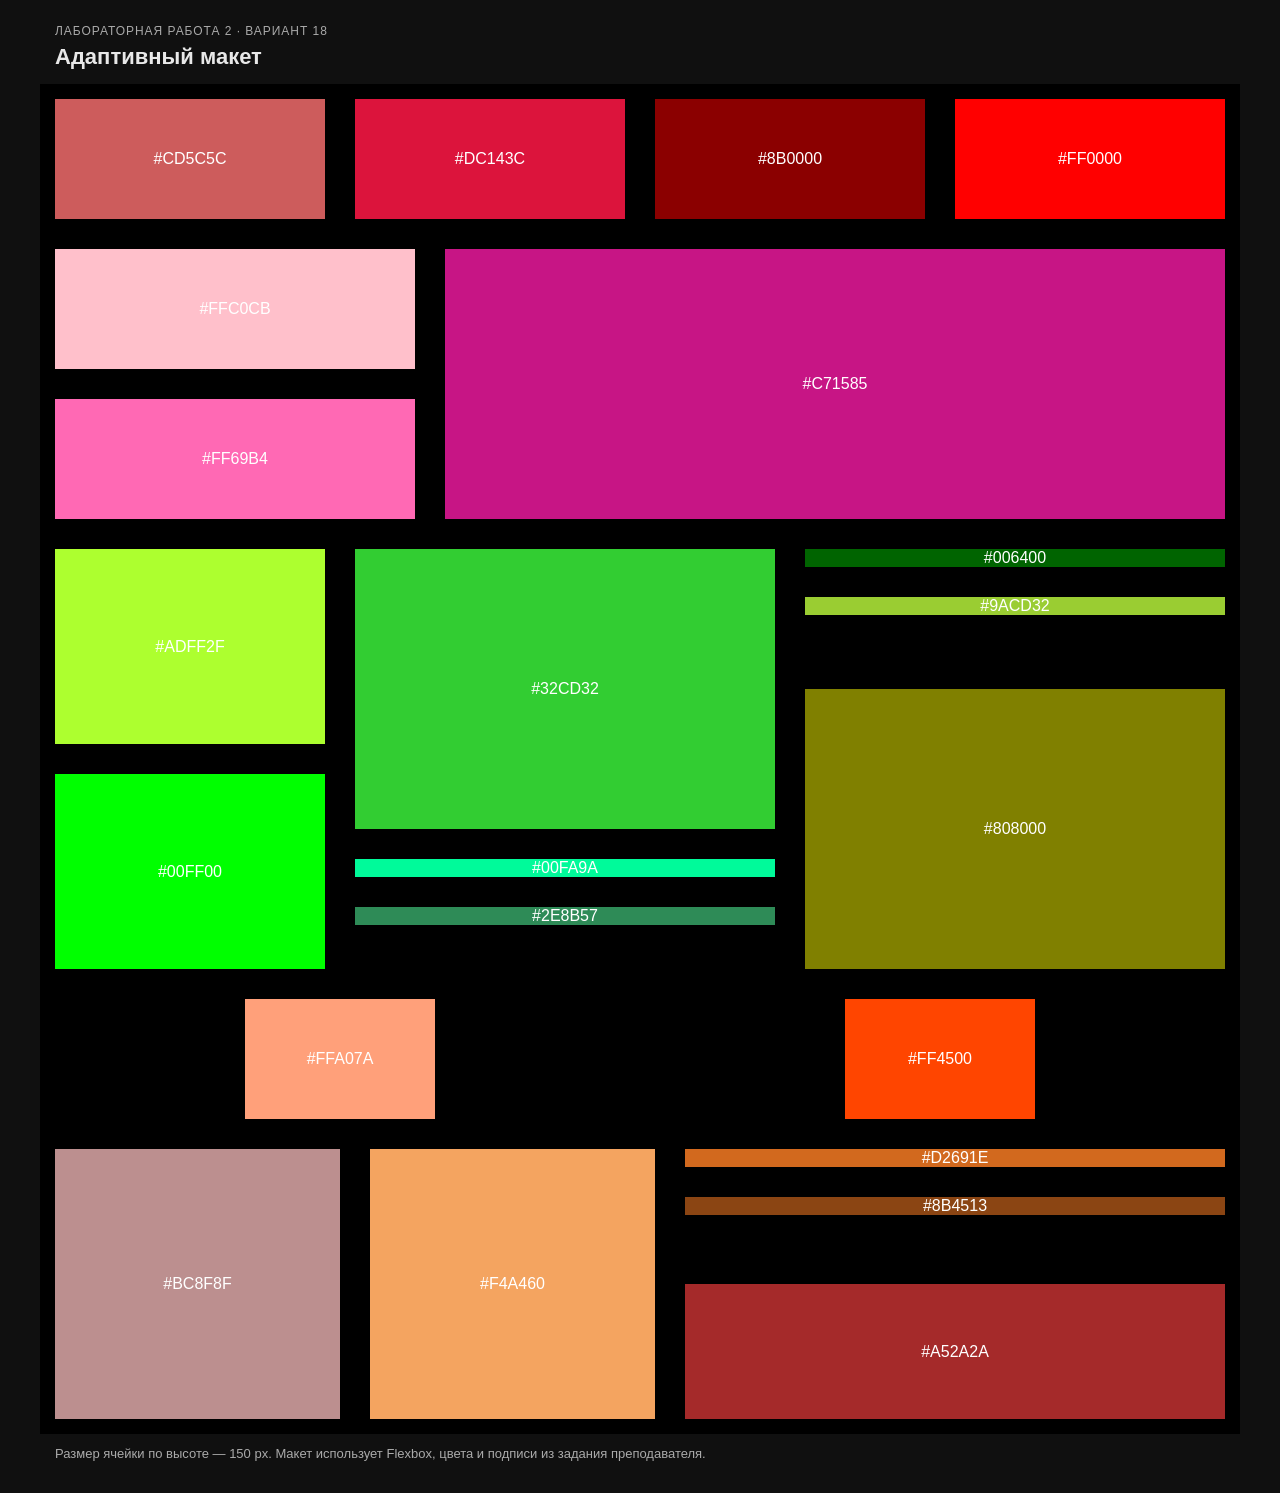
<file: lab2/task2/index.html>
<!doctype html>
<html lang="ru">
<head>
  <meta charset="utf-8">
  <meta name="viewport" content="width=device-width, initial-scale=1">
  <title>Задание 2 — макет преподавателя</title>
  <link rel="stylesheet" href="style.css">
</head>
<body>
  <main class="page">
    <header class="heading">
      <p class="eyebrow">Лабораторная работа 2 · вариант 18</p>
      <h1>Адаптивный макет</h1>
    </header>
    <section class="canvas layout-wide" aria-label="Макет преподавателя для ширины 1200 пикселей">
      <div class="group g1 row"><div class="cell c10 u3">#CD5C5C</div><div class="cell c11 u3">#DC143C</div><div class="cell c12 u3">#8B0000</div><div class="cell c13 u3">#FF0000</div></div>
      <div class="group g2 row"><div class="stack u4"><div class="cell c20 h1">#FFC0CB</div><div class="cell c21 h1">#FF69B4</div></div><div class="cell c22 u8">#C71585</div></div>
      <div class="group g3 row"><div class="stack u3"><div class="cell c30 h1">#ADFF2F</div><div class="cell c31 h1">#00FF00</div></div><div class="stack u4_5"><div class="cell c32 h2">#32CD32</div><div class="row h1"><div class="cell c33 u1">#00FA9A</div><div class="cell c34 u1">#2E8B57</div></div></div><div class="stack u4_5"><div class="row h1"><div class="cell c35 u1">#006400</div><div class="cell c36 u1">#9ACD32</div></div><div class="cell c37 h2">#808000</div></div></div>
      <div class="group g4 row"><div class="empty u2"></div><div class="cell c50 u2">#FFA07A</div><div class="empty u4"></div><div class="cell c51 u2">#FF4500</div><div class="empty u2"></div></div>
      <div class="group g5 row"><div class="cell c60 u3">#BC8F8F</div><div class="cell c61 u3">#F4A460</div><div class="stack u6"><div class="row h1"><div class="cell c62 u1">#D2691E</div><div class="cell c63 u1">#8B4513</div></div><div class="cell c64 h1">#A52A2A</div></div></div>
    </section>
    <section class="canvas layout-medium" aria-label="Макет преподавателя для ширины 768 пикселей">
      <div class="group g1 row"><div class="cell c10 u4">#CD5C5C</div><div class="cell c11 u4">#DC143C</div><div class="cell c13 u4">#FF0000</div></div>
      <div class="group g2 stack"><div class="row h1"><div class="cell c20 u1">#FFC0CB</div><div class="cell c21 u1">#FF69B4</div></div><div class="cell c22 h1">#C71585</div></div>
      <div class="group g3 row"><div class="stack u3"><div class="cell c30 h2">#ADFF2F</div><div class="cell c31 h1">#00FF00</div></div><div class="stack u4_5"><div class="cell c32 h2">#32CD32</div><div class="row h1"><div class="cell c35 u1">#006400</div><div class="cell c36 u1">#9ACD32</div></div></div><div class="stack u4_5"><div class="row h2"><div class="cell c33 u1">#00FA9A</div><div class="cell c34 u1">#2E8B57</div></div><div class="cell c37 h1">#808000</div></div></div>
      <div class="group g4 row"><div class="empty u1"></div><div class="cell c50 u4">#FFA07A</div><div class="empty u2"></div><div class="cell c51 u4">#FF4500</div><div class="empty u1"></div></div>
      <div class="group g5 row"><div class="cell c60 u4">#BC8F8F</div><div class="stack u4"><div class="cell c62 h1">#D2691E</div><div class="cell c63 h1">#8B4513</div></div><div class="cell c64 u4">#A52A2A</div></div>
    </section>
    <section class="canvas layout-narrow" aria-label="Макет преподавателя для ширины 320 пикселей">
      <div class="group g1 row"><div class="cell c10 u8">#CD5C5C</div><div class="cell c13 u4">#FF0000</div></div>
      <div class="group g2"><div class="row h2"><div class="cell c20 u1">#FFC0CB</div><div class="cell c21 u1">#FF69B4</div></div><div class="cell c22 h2">#C71585</div></div>
      <div class="group g3"><div class="cell c32 h2">#32CD32</div><div class="row h1"><div class="cell c35 u1">#006400</div><div class="cell c36 u1">#9ACD32</div></div><div class="row h1"><div class="cell c33 u1">#00FA9A</div><div class="cell c34 u1">#2E8B57</div></div></div>
      <div class="group g4 row"><div class="cell c50 u6">#FFA07A</div><div class="cell c51 u6">#FF4500</div></div>
      <div class="group g5"><div class="cell c60 h2">#BC8F8F</div><div class="cell c62 h1">#D2691E</div><div class="cell c63 h1">#8B4513</div><div class="cell c64 h2">#A52A2A</div></div>
    </section>
    <p class="note">Размер ячейки по высоте — 150 px. Макет использует Flexbox, цвета и подписи из задания преподавателя.</p>
  </main>
</body>
</html>
</file>
<file: lab1/style.css>
@font-face {
  font-family: "StudentHeading";
  src: url("fonts/Andika-Bold.woff2") format("woff2");
  font-style: normal;
  font-weight: 700;
  font-display: swap;
}

:root {
  --bg: #ffffff;
  --text: #222222;
  --muted: #666666;
  --blue: #2f5f9f;
  --light-blue: #eef4fb;
  --border: #cfcfcf;
  --code-bg: #f4f4f4;
  --code-border: #bbbbbb;
}

* {
  box-sizing: border-box;
}

html {
  background: var(--bg);
  scroll-behavior: auto;
}

body {
  min-width: 320px;
  margin: 0;
  background: var(--bg);
  color: var(--text);
  font-family: Arial, Helvetica, sans-serif;
  font-size: 14px;
  line-height: 1.55;
}

img {
  max-width: 100%;
  height: auto;
}

a {
  color: var(--blue);
  text-decoration: underline;
  text-underline-offset: auto;
}

a:hover {
  color: #183b69;
}

.site-header {
  border-bottom: 1px solid var(--border);
  background: #f7f7f7;
}

.header-inner {
  width: min(1000px, calc(100% - 30px));
  margin: 0 auto;
  padding: 12px 0;
  display: flex;
  align-items: center;
  justify-content: space-between;
  gap: 18px;
}

.brand {
  display: flex;
  align-items: center;
  gap: 8px;
  color: var(--text);
  text-decoration: none;
  font-weight: 700;
}

.brand img {
  width: 34px;
  height: 34px;
}

.brand span {
  letter-spacing: 0;
  text-transform: none;
}

.nav-list {
  display: flex;
  flex-wrap: wrap;
  gap: 12px;
  margin: 0;
  padding: 0;
  list-style: none;
}

.nav-list a {
  padding: 2px 0;
  background: transparent;
}

.container {
  width: min(1000px, calc(100% - 30px));
  margin: 0 auto;
}

.hero {
  padding: 24px 0 18px;
  border-bottom: 1px solid var(--border);
}

.hero-grid {
  display: grid;
  grid-template-columns: 1fr 250px;
  gap: 24px;
  align-items: start;
}

.kicker {
  margin: 0 0 6px;
  color: var(--muted);
  font-size: 13px;
}

h1 {
  margin: 0 0 10px;
  font-family: "StudentHeading", Arial, sans-serif;
  font-size: 24px;
  line-height: 1.25;
  font-weight: 700;
}

h2 {
  margin: 28px 0 10px;
  font-family: "StudentHeading", Arial, sans-serif;
  font-size: 18px;
  line-height: 1.3;
  font-weight: 700;
}

h3 {
  margin: 20px 0 8px;
  font-size: 16px;
  line-height: 1.3;
}

p {
  margin: 0 0 12px;
}

.hero-lead,
.lead {
  max-width: 850px;
  color: #444444;
  font-size: 14px;
}

.hero-card {
  margin: 0;
  padding: 8px;
  border: 1px solid var(--border);
  background: #fafafa;
}

.hero-card img {
  display: block;
  width: 100%;
}

.hero-card figcaption,
.figure-caption {
  padding-top: 6px;
  color: var(--muted);
  font-size: 12px;
  text-align: center;
}

.contents {
  margin: 18px 0 24px;
  padding: 14px 18px;
  border: 1px solid var(--border);
  background: #f7f7f7;
}

.contents h2 {
  margin: 0 0 8px;
}

.contents ul {
  margin: 0;
  padding-left: 20px;
}

.contents li {
  margin: 3px 0;
}

article {
  padding-bottom: 30px;
}

.section {
  scroll-margin-top: 20px;
  margin: 0 0 28px;
}

.notice {
  margin: 14px 0;
  padding: 10px 12px;
  border: 1px solid #b9c8dc;
  background: var(--light-blue);
}

.timeline {
  clear: both;
  height: 1px;
}

.float-left {
  float: left;
  width: 220px;
  margin: 4px 20px 10px 0;
  padding: 6px;
  border: 1px solid var(--border);
  background: #fafafa;
  shape-outside: margin-box;
}

.float-right {
  float: right;
  width: 240px;
  margin: 4px 0 10px 20px;
  padding: 6px;
  border: 1px solid var(--border);
  background: #fafafa;
  shape-outside: margin-box;
}

.float-center {
  display: block;
  clear: both;
  width: min(700px, 100%);
  margin: 18px auto;
  padding: 6px;
  border: 1px solid var(--border);
  background: #fafafa;
}

.feature-list {
  margin-top: 8px;
  padding-left: 22px;
}

.feature-list li {
  margin: 4px 0;
}

.feature-list li::marker {
  color: var(--blue);
}

.image-marker-list {
  margin-top: 8px;
  padding-left: 26px;
  list-style-image: url("images/list-marker.svg");
}

.image-marker-list li {
  margin: 4px 0;
  padding-left: 2px;
}

.step-list {
  margin-top: 8px;
  padding-left: 26px;
}

.step-list li {
  margin: 4px 0;
}

blockquote {
  margin: 16px 0;
  padding: 10px 14px;
  border-left: 3px solid #888888;
  background: #f5f5f5;
}

blockquote cite {
  display: block;
  margin-top: 6px;
  color: var(--muted);
  font-size: 12px;
  font-style: normal;
}

mark {
  background: #fff1a8;
  color: #222222;
}

small {
  color: var(--muted);
}

abbr {
  cursor: help;
}

.data-wrap {
  overflow-x: auto;
}

table {
  width: 100%;
  min-width: 620px;
  border-collapse: collapse;
  background: #ffffff;
}

caption {
  padding: 6px 0;
  text-align: left;
  caption-side: top;
  color: var(--muted);
}

th,
td {
  padding: 8px 10px;
  border: 1px solid var(--border);
  vertical-align: top;
  text-align: left;
}

thead th {
  background: #eeeeee;
  font-weight: 700;
}

tbody tr:nth-child(even) {
  background: #f9f9f9;
}


.callout-grid {
  display: grid;
  grid-template-columns: repeat(3, 1fr);
  gap: 12px;
  margin: 16px 0;
}

.callout {
  padding: 12px;
  border: 1px solid var(--border);
  background: #fafafa;
}

.callout h3 {
  margin-top: 0;
}

.callout p:last-child {
  margin-bottom: 0;
}

.code-panel {
  margin: 14px 0 20px;
  overflow: hidden;
  border: 1px solid var(--code-border);
  background: var(--code-bg);
}

.code-head {
  display: flex;
  justify-content: space-between;
  padding: 6px 10px;
  border-bottom: 1px solid var(--code-border);
  background: #e9e9e9;
  color: #555555;
  font-family: Consolas, "Courier New", monospace;
  font-size: 12px;
}

.dots {
  display: flex;
  gap: 4px;
}

.dot {
  width: 7px;
  height: 7px;
  border: 1px solid #888888;
  border-radius: 50%;
  background: #dddddd;
}

pre {
  margin: 0;
  padding: 12px;
  overflow-x: auto;
  color: #222222;
  font-family: Consolas, "Courier New", monospace;
  font-size: 13px;
  line-height: 1.5;
  white-space: pre;
  tab-size: 4;
}

.kw { color: #7a3e9d; font-weight: 700; }
.name { color: #222222; }
.fn { color: #315f9f; }
.str { color: #267a3a; }
.num { color: #9a6500; }
.cm { color: #777777; font-style: italic; }
.op { color: #333333; }
.builtin { color: #315f9f; }
.decor { color: #8a4b08; }

.details-box {
  margin: 16px 0;
  border: 1px solid var(--border);
  background: #fafafa;
}

details summary {
  cursor: pointer;
  padding: 8px 10px;
  font-weight: 700;
}

details p {
  margin: 0;
  padding: 0 10px 10px;
}

.tag-list,
.property-list {
  display: grid;
  grid-template-columns: repeat(auto-fit, minmax(135px, 1fr));
  gap: 5px;
  margin: 10px 0 0;
  padding: 0;
  list-style: none;
}

.tag-list li,
.property-list li {
  padding: 5px 7px;
  border: 1px solid #dddddd;
  background: #f8f8f8;
  color: #444444;
  font-family: Consolas, "Courier New", monospace;
  font-size: 12px;
}

.sources {
  margin-top: 20px;
  padding: 12px 14px;
  border: 1px solid var(--border);
  background: #fafafa;
}

.sources ul {
  margin-bottom: 12px;
}

footer {
  border-top: 1px solid var(--border);
  background: #f7f7f7;
}

.footer-inner {
  padding: 14px 0 18px;
  display: flex;
  flex-wrap: wrap;
  align-items: center;
  justify-content: space-between;
  gap: 10px;
}

address {
  color: var(--muted);
  font-style: normal;
}

.to-top {
  text-decoration: none;
}

@media (max-width: 820px) {
  .hero-grid {
    grid-template-columns: 1fr;
  }

  .hero-card {
    width: 250px;
  }

  .callout-grid {
    grid-template-columns: 1fr;
  }
}

@media (max-width: 600px) {
  .header-inner {
    align-items: flex-start;
    flex-direction: column;
  }

  .nav-list {
    width: 100%;
  }

  .float-left,
  .float-right {
    float: none;
    display: block;
    width: min(300px, 100%);
    margin: 12px auto;
  }
}
</file>
<file: lab3/styles.css>
:root{--ink:#20251f;--muted:#81877f;--line:#e7e9e4;--paper:#f7f8f4;--white:#fff;--green:#b9f36e;--deep:#27352a;--mint:#d9f9a9;--radius:18px}*{box-sizing:border-box}html{scroll-behavior:smooth}body{margin:0;background:var(--paper);color:var(--ink);font-family:"DM Sans",Arial,sans-serif;-webkit-font-smoothing:antialiased}.topbar{height:80px;padding:0 clamp(28px,6vw,100px);display:flex;align-items:center;justify-content:space-between;background:#fff;border-bottom:1px solid #eff0ec}.brand{display:flex;gap:12px;align-items:center;text-decoration:none;color:var(--ink);font-size:10px;font-weight:700;line-height:1.15;letter-spacing:.08em}.brand-mark{width:36px;height:36px;border-radius:50%;display:grid;place-items:center;background:var(--green);font-family:Manrope,sans-serif;font-size:20px;font-weight:800;letter-spacing:-.06em}.top-note{display:flex;align-items:center;gap:9px;color:#5c6758;font-size:12px}.status-dot{width:7px;height:7px;border-radius:50%;background:#75b743;box-shadow:0 0 0 4px #eff8e7}.page-shell{max-width:1320px;margin:0 auto;padding:56px 40px 76px;display:grid;grid-template-columns:minmax(300px,.78fr) minmax(560px,1.22fr);gap:clamp(48px,8vw,118px);align-items:start}.intro-panel{position:sticky;top:35px;padding-top:15px}.eyebrow,.form-kicker,footer{font-size:9px;font-weight:700;letter-spacing:.15em}.eyebrow{display:flex;align-items:center;gap:12px;color:#687066}.eyebrow-line{width:34px;height:1px;background:#bac1b5}.eyebrow span:first-child{color:#344332}.intro-panel h1{font:600 clamp(40px,4.5vw,63px)/1.04 Manrope,sans-serif;letter-spacing:-.065em;margin:30px 0 20px}.intro-panel h1 em{font-style:normal;color:#6b9b3d}.intro-copy{max-width:365px;color:#71786f;font-size:14px;line-height:1.75;margin:0}.intro-art{height:300px;position:relative;margin:31px 0 22px;overflow:hidden;background:#dff6c3;border-radius:var(--radius)}.orbit{position:absolute;border:1px solid rgba(50,76,40,.13);border-radius:50%}.orbit-one{width:260px;height:260px;left:-30px;top:55px}.orbit-two{width:375px;height:375px;left:-87px;top:-1px}.art-card{position:absolute;width:205px;height:210px;left:50%;top:50%;transform:translate(-50%,-50%) rotate(-7deg);background:#fff;border-radius:5px;padding:20px;box-shadow:0 20px 50px #4d673529}.art-small{font-size:8px;letter-spacing:.14em;color:#7d8779;line-height:1.5;font-weight:700}.art-arrow{position:absolute;right:18px;top:16px;font-size:23px}.art-big{position:absolute;bottom:21px;left:20px;font:700 37px/.95 Manrope,sans-serif;letter-spacing:-.07em;color:#2d3d2a}.art-star{position:absolute;right:57px;top:28px;font-size:43px;color:#719e45}.art-caption{position:absolute;bottom:17px;right:17px;font-size:7px;font-weight:700;letter-spacing:.12em;color:#52644c}.steps{display:flex;align-items:center;gap:10px;color:#a9afa5;font-size:9px;font-weight:700}.steps .step-active{color:#516f3b}.step-line{height:1px;width:26px;background:#d6dbd2}.step-label{margin-left:auto;font-size:8px;letter-spacing:.08em;color:#8b9288}.form-panel{background:#fff;border:1px solid #edeFEa;border-radius:22px;padding:38px clamp(28px,4vw,54px) 31px;box-shadow:0 16px 55px #28312208}.form-heading{display:flex;justify-content:space-between;align-items:flex-end;padding-bottom:26px;border-bottom:1px solid var(--line)}.form-kicker{margin:0 0 10px;color:#688746;font-size:9px}.form-kicker span{color:#adb3aa;margin-left:5px}.form-heading h2{font:700 27px/1.2 Manrope,sans-serif;letter-spacing:-.045em;margin:0}.required-note{font-size:10px;color:#92988f;margin-bottom:4px;white-space:nowrap}.required-note i,.field i,.agreement i{font-style:normal;color:#83b74b}fieldset{border:0;padding:25px 0 24px;margin:0;border-bottom:1px solid var(--line)}legend{padding:0;margin-bottom:20px;font:700 13px Manrope,sans-serif;display:flex;align-items:center;gap:10px}.legend-num{display:grid;place-items:center;width:25px;height:25px;border-radius:50%;background:#eff6e8;color:#668746;font:700 9px "DM Sans",sans-serif}.fields{display:grid;gap:17px 16px}.two-col{grid-template-columns:1fr 1fr}.field{position:relative;min-width:0}.field>label,.field-caption{display:block;font-size:10px;font-weight:600;color:#50584d;margin:0 0 8px 1px}.field input:not([type=radio]):not([type=checkbox]),.field select,.field textarea{display:block;width:100%;min-height:46px;padding:0 13px;border:1px solid #e4e8e0;border-radius:8px;background:#fff;color:#273027;font:400 12px "DM Sans",sans-serif;outline:none;transition:border-color .2s,box-shadow .2s}.field textarea{padding-top:13px;min-height:78px;resize:vertical}.field input::placeholder,.field textarea::placeholder{color:#a5aca2}.field select{appearance:none;background-image:url("data:image/svg+xml,%3Csvg xmlns='http://www.w3.org/2000/svg' width='14' height='14' viewBox='0 0 24 24' fill='none' stroke='%23788174' stroke-width='2'%3E%3Cpath d='m6 9 6 6 6-6'/%3E%3C/svg%3E");background-repeat:no-repeat;background-position:right 13px center;color:#7d867a}.field select:valid{color:#273027}.field input:focus,.field select:focus,.field textarea:focus{border-color:#91bb68;box-shadow:0 0 0 3px #eaf4df}.span-two{grid-column:1/-1}.radio-field{margin-top:17px}.choice-row{display:flex;gap:22px;flex-wrap:wrap}.choice{display:flex!important;align-items:center;gap:8px;margin:0!important;font-size:11px!important;font-weight:400!important;color:#5d655b!important;cursor:pointer}.choice input,.agreement input{position:absolute;opacity:0;width:1px;height:1px}.custom-radio{width:16px;height:16px;border:1px solid #cbd2c6;border-radius:50%;display:inline-grid;place-items:center}.choice input:checked+.custom-radio{border-color:#7fab50}.choice input:checked+.custom-radio:after{content:"";width:8px;height:8px;border-radius:50%;background:#80a94f}.choice input:focus-visible+.custom-radio,.agreement input:focus-visible+.custom-check{outline:3px solid #d7edc3}.file-input{font-size:10px!important;padding:7px!important}.file-input::file-selector-button{padding:6px 9px;margin-right:8px;border:0;border-radius:5px;background:#eff6e9;color:#526c3b;font:600 10px "DM Sans",sans-serif;cursor:pointer}.file-hint{display:block;margin-top:5px;color:#a1a79e;font-size:9px}.form-footer{display:flex;align-items:center;justify-content:space-between;gap:16px;padding-top:23px}.agreement{display:flex;align-items:flex-start;gap:9px;max-width:300px;color:#687065;font-size:10px;line-height:1.5;cursor:pointer}.custom-check{flex:none;width:16px;height:16px;border:1px solid #cbd2c6;border-radius:4px;display:grid;place-items:center}.agreement input:checked+.custom-check{background:#8ab455;border-color:#8ab455}.agreement input:checked+.custom-check:after{content:"✓";font-size:11px;color:#fff;font-weight:700}.form-footer button{border:0;border-radius:8px;background:var(--deep);color:#fff;min-width:165px;padding:15px 18px;font:600 11px "DM Sans",sans-serif;cursor:pointer;transition:background .2s,transform .2s}.form-footer button:hover{background:#40583b;transform:translateY(-1px)}.form-footer button span{margin-left:15px;color:var(--green);font-size:17px;vertical-align:-1px}.form-message{min-height:0;margin:0;font-size:12px;line-height:1.5;color:#4f7139}.form-message:not(:empty){margin-top:16px;padding:11px 13px;background:#f1f8e9;border-radius:7px}.privacy-note{margin:19px 0 0;color:#9aa096;font-size:9px;display:flex;gap:7px;align-items:center}.privacy-note span{font-size:12px;color:#81a85a}footer{max-width:1320px;margin:0 auto;padding:0 40px 26px;display:flex;justify-content:space-between;color:#969d92;font-size:8px}footer a{color:#617c48;text-decoration:none;margin-left:8px}footer a:hover{text-decoration:underline}
@media(max-width:1000px){.page-shell{grid-template-columns:minmax(230px,.7fr) minmax(500px,1.3fr);gap:34px;padding-left:25px;padding-right:25px}.intro-panel h1{font-size:45px}.intro-art{height:250px}.step-label{display:none}.form-panel{padding-left:30px;padding-right:30px}}
@media(max-width:760px){.topbar{height:68px;padding:0 22px}.top-note{font-size:10px}.page-shell{display:block;padding:27px 16px 36px}.intro-panel{position:static;padding:0}.eyebrow{font-size:8px}.intro-panel h1{font-size:40px;margin:19px 0 11px}.intro-copy{font-size:12px;line-height:1.6;max-width:480px}.intro-art,.steps{display:none}.form-panel{margin-top:25px;border-radius:15px;padding:25px 19px 23px;box-shadow:0 10px 30px #28312208}.form-heading{padding-bottom:19px}.form-heading h2{font-size:21px}.required-note{font-size:9px}.form-kicker{font-size:8px}fieldset{padding:20px 0}legend{margin-bottom:16px}.two-col{grid-template-columns:1fr;gap:12px}.span-two{grid-column:auto}.field>label{display:none}.field input:not([type=radio]):not([type=checkbox]),.field select{min-height:49px;padding:0 13px;font-size:12px}.field textarea{font-size:12px}.radio-field{margin-top:14px}.field-caption{font-size:10px}.choice-row{gap:17px}.choice{font-size:10px!important}.file-hint{font-size:9px}.form-footer{align-items:stretch;flex-direction:column-reverse;padding-top:19px}.form-footer button{width:100%;min-height:49px}.agreement{max-width:none;font-size:9px}footer{padding:0 20px 20px;font-size:7px;gap:12px}footer span:last-child{text-align:right}}
@media(max-width:380px){.form-heading{align-items:flex-start;flex-direction:column;gap:9px}.required-note{margin:0}.intro-panel h1{font-size:35px}.choice-row{gap:12px}}:root{--ink:#26334a;--muted:#778398;--line:#e5eaf1;--paper:#f3f6fb;--white:#fff;--green:#ffd86e;--deep:#385f9f;--mint:#eaf1fd}
body{font-family:Arial,Helvetica,sans-serif}.brand-mark{border-radius:10px;background:#527bc5;color:#fff}.status-dot{background:#65ad69}.intro-panel h1 em{color:#527bc5}.intro-art{height:185px;min-height:185px;margin:27px 0 20px;padding:25px;background:#e8f0fc;border:1px solid #d9e4f5;border-radius:16px}.campus-note{display:flex;align-items:center;gap:13px;position:relative;z-index:1}.campus-icon{display:grid;place-items:center;flex:0 0 40px;height:40px;border-radius:12px;background:#ffd86e;color:#765d15;font-size:20px}.campus-note strong,.campus-note small{display:block}.campus-note strong{font-size:15px}.campus-note small{margin-top:5px;color:#6f7c92;font-size:11px}.campus-number{margin-left:auto;color:#a3b5d2;font-size:25px;font-weight:700}.topic-tags{display:flex;flex-wrap:wrap;gap:7px;margin:26px 0 0 53px}.topic-tags span{padding:6px 10px;border:1px solid #cbd9ee;border-radius:20px;background:#f5f8fe;color:#647795;font-size:10px}.form-panel{border-color:#e4e9f1;box-shadow:0 10px 30px #334c7010}.legend-num{border-radius:8px;background:#eaf1fd;color:#527bc5}.form-kicker,.steps .step-active{color:#527bc5}.field input:focus,.field select:focus,.field textarea:focus{border-color:#82a2d8;box-shadow:0 0 0 3px #edf3fc}.form-footer button{background:#527bc5}.form-footer button:hover{background:#385f9f}.file-input::file-selector-button{background:#eaf1fd;color:#385f9f}footer{max-width:1320px}
@media(max-width:760px){.intro-art{display:block;height:auto;min-height:150px;margin:20px 0;padding:20px}.topic-tags{margin-top:21px}.steps{display:none}}
</file>
<file: lab2/task2/style.css>
* { box-sizing: border-box; }
html { min-width: 320px; background: #101010; }
body { margin: 0; background: #101010; color: #e8e8e8; font-family: Arial, sans-serif; }
.page { width: min(100%, 1200px); margin: 0 auto; padding: 24px 0 32px; }
.heading { padding: 0 15px 14px; }
.eyebrow { margin: 0 0 6px; color: #a9a9a9; font-size: 12px; letter-spacing: .08em; text-transform: uppercase; }
h1 { margin: 0; font-size: 22px; font-weight: 600; }
.canvas { display: flex; flex-direction: column; width: 100%; background: #000; overflow: hidden; }
.group { display: flex; width: 100%; min-width: 0; }
.row { flex-direction: row; }
.stack { display: flex; flex-direction: column; min-width: 0; min-height: 0; }
.cell { display: flex; align-items: center; justify-content: center; flex-basis: 0; min-width: 0; min-height: 0; border: 15px solid #000; color: #fff; font-size: 16px; text-align: center; overflow: hidden; }
.empty { min-width: 0; }
.u1 { flex: 1 1 0; } .u2 { flex: 2 1 0; } .u3 { flex: 3 1 0; } .u4 { flex: 4 1 0; } .u4_5 { flex: 4.5 1 0; } .u6 { flex: 6 1 0; } .u8 { flex: 8 1 0; }
.h1 { flex: 1 1 0; } .h2 { flex: 2 1 0; }
.g1 { height: 150px; } .g2 { height: 300px; } .g3 { height: 450px; } .g4 { height: 150px; } .g5 { height: 300px; }
.c10 { background: #CD5C5C; } .c11 { background: #DC143C; } .c12 { background: #8B0000; } .c13 { background: #FF0000; }
.c20 { background: #FFC0CB; } .c21 { background: #FF69B4; } .c22 { background: #C71585; }
.c30 { background: #ADFF2F; } .c31 { background: #00FF00; } .c32 { background: #32CD32; } .c33 { background: #00FA9A; } .c34 { background: #2E8B57; } .c35 { background: #006400; } .c36 { background: #9ACD32; } .c37 { background: #808000; }
.c50 { background: #FFA07A; } .c51 { background: #FF4500; }
.c60 { background: #BC8F8F; } .c61 { background: #F4A460; } .c62 { background: #D2691E; } .c63 { background: #8B4513; } .c64 { background: #A52A2A; }
.layout-medium, .layout-narrow { display: none; }
.note { margin: 12px 15px 0; color: #aaa; font-size: 13px; }
@media (min-width: 600px) and (max-width: 899px) {
  .page { width: 100%; }
  .layout-wide, .layout-narrow { display: none; }
  .layout-medium { display: flex; }
  .cell { font-size: 14px; }
}
@media (max-width: 599px) {
  .page { width: 360px; max-width: 100%; padding-top: 16px; }
  .layout-wide, .layout-medium { display: none; }
  .layout-narrow .group.g2, .layout-narrow .group.g3, .layout-narrow .group.g5 { flex-direction: column; }
  .layout-narrow { display: flex; }
  .group.g1 { height: 150px; } .group.g2, .group.g3 { height: 600px; } .group.g4 { height: 150px; } .group.g5 { height: 900px; }
  .cell { font-size: 12px; border-width: 15px; }
  .note { line-height: 1.4; }
}
</file>
